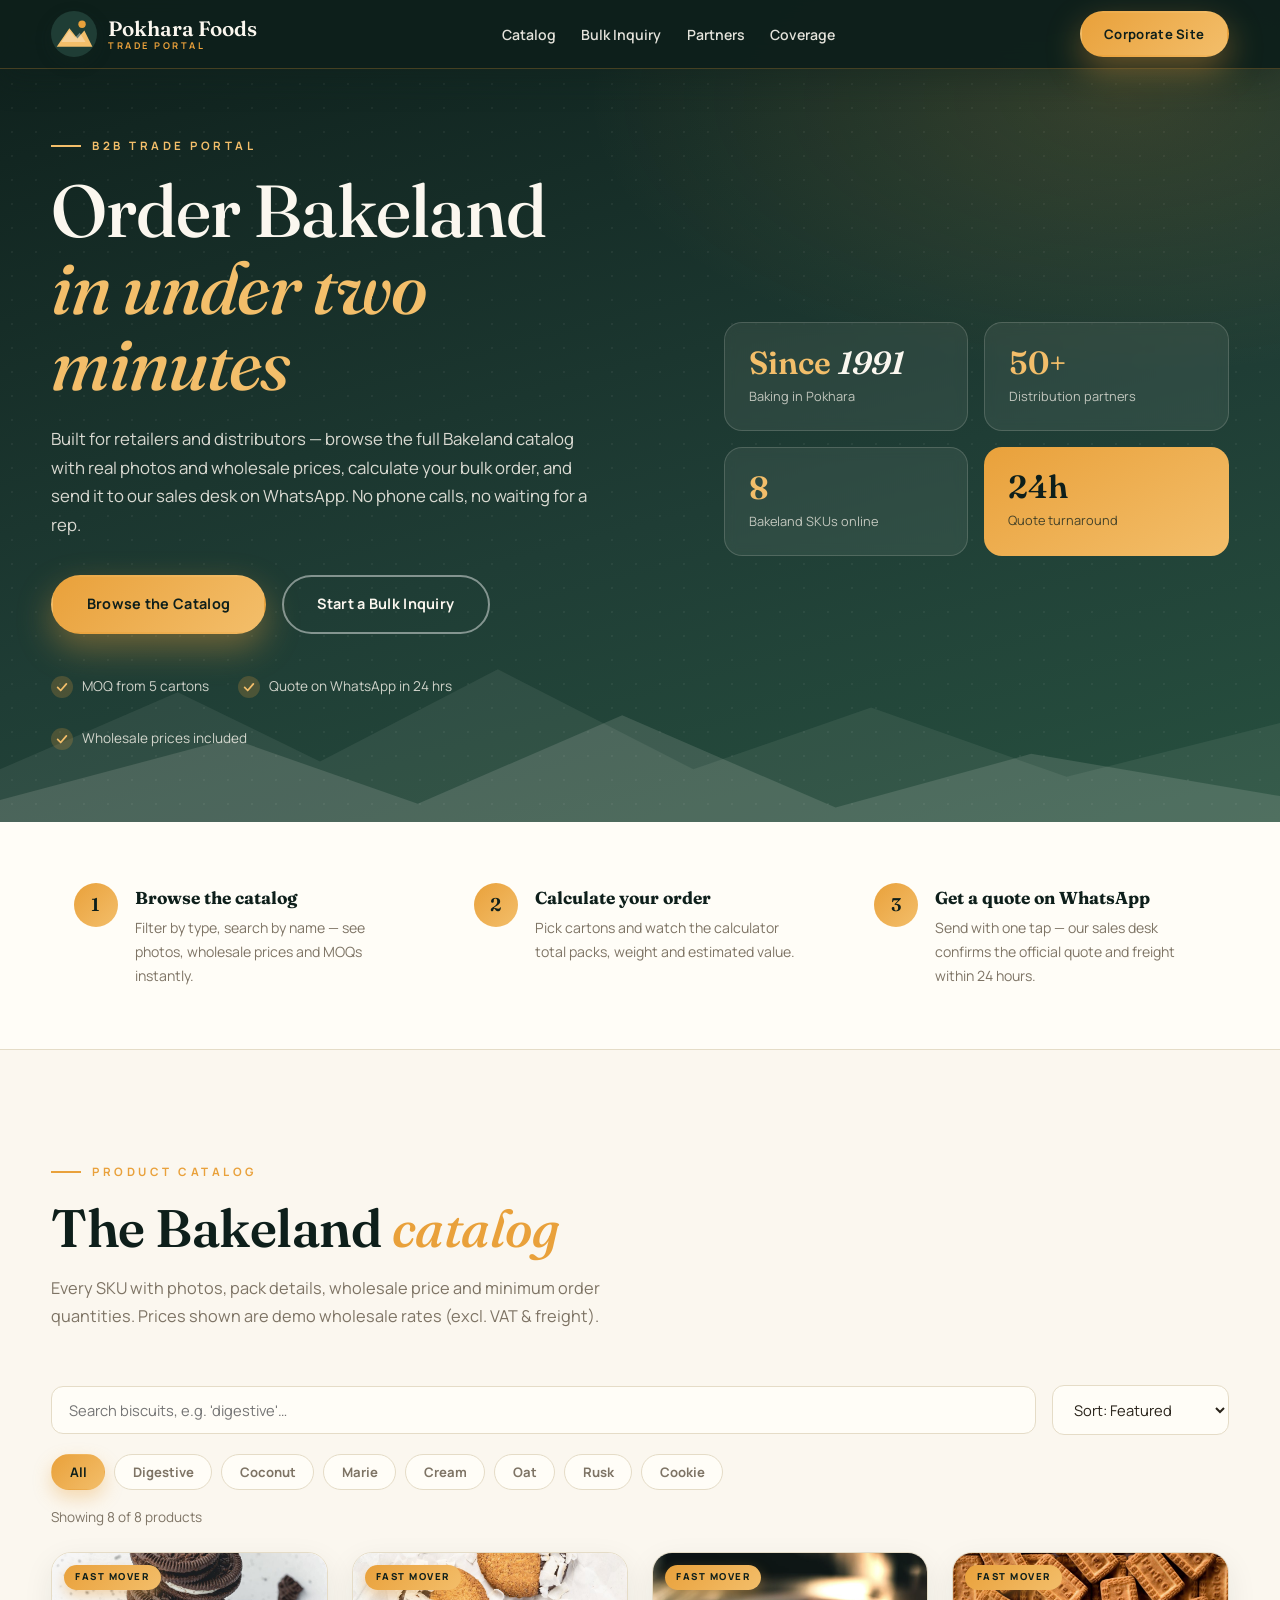
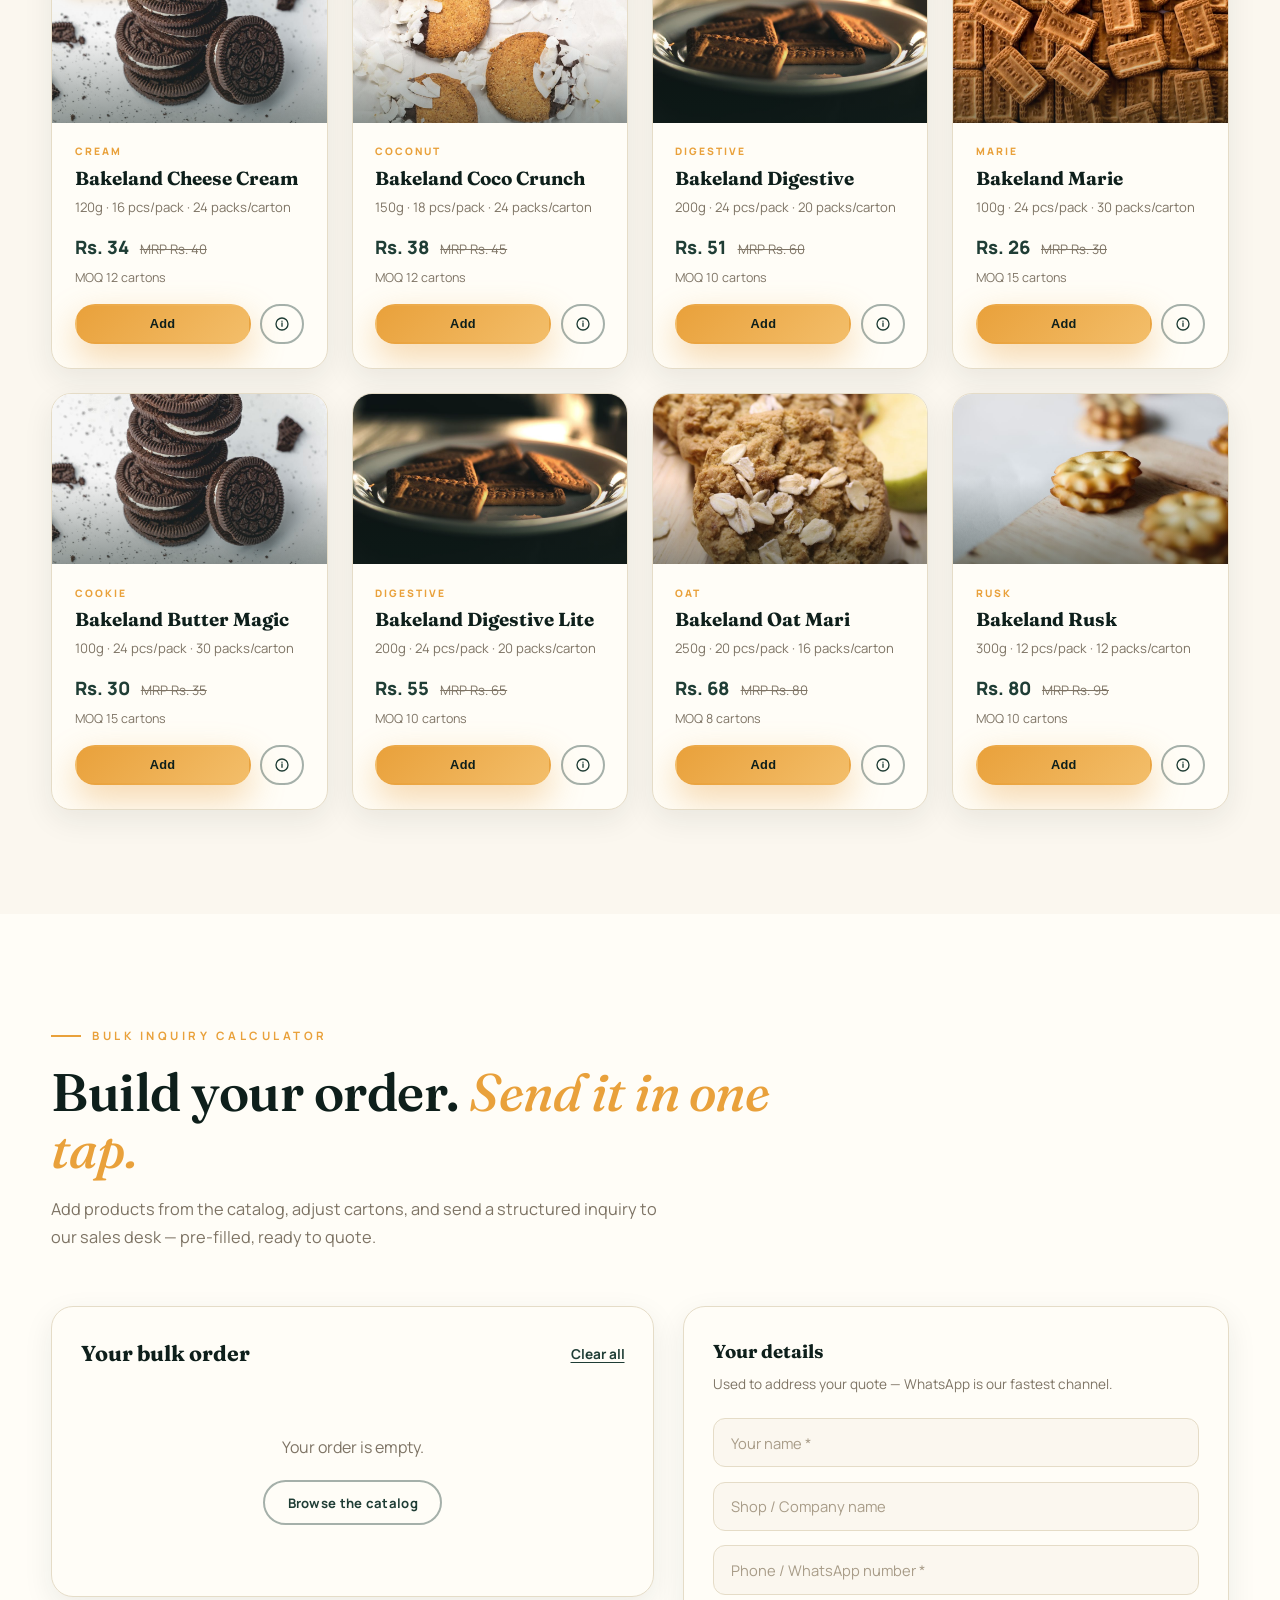
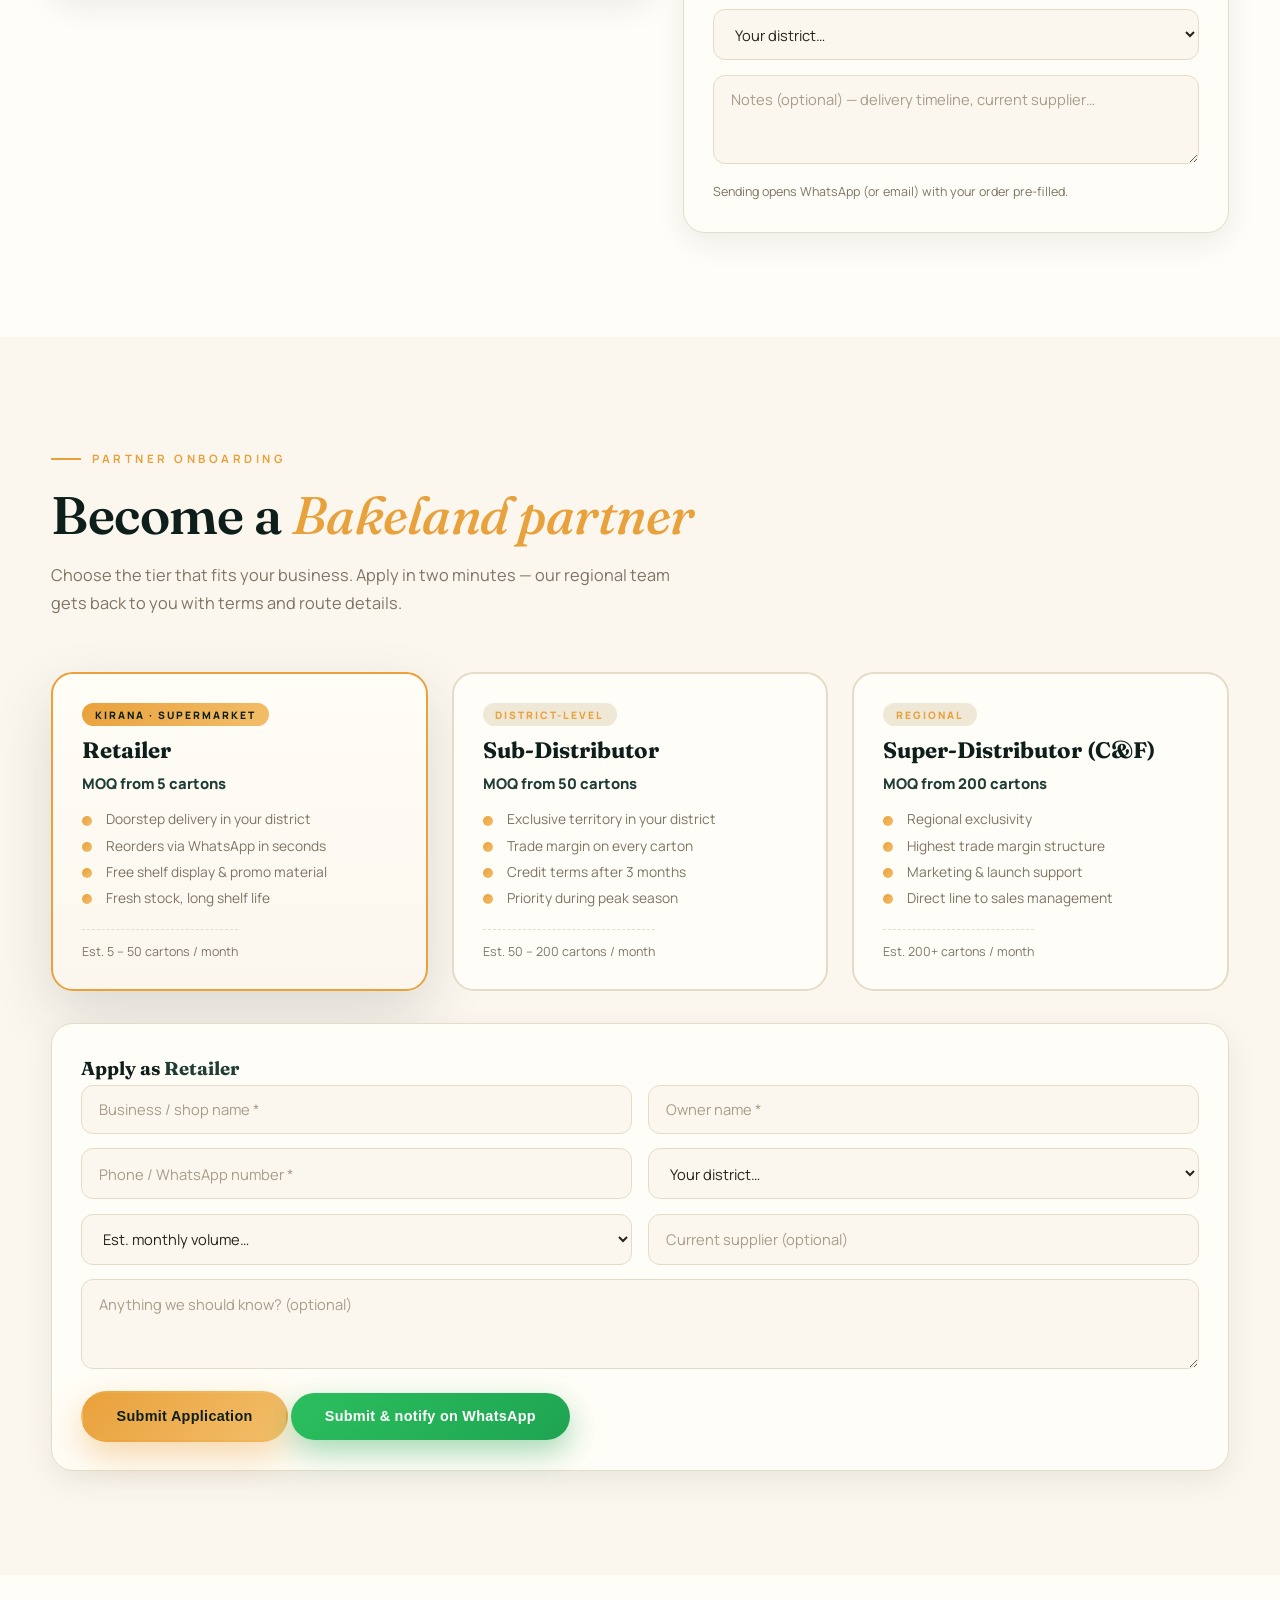
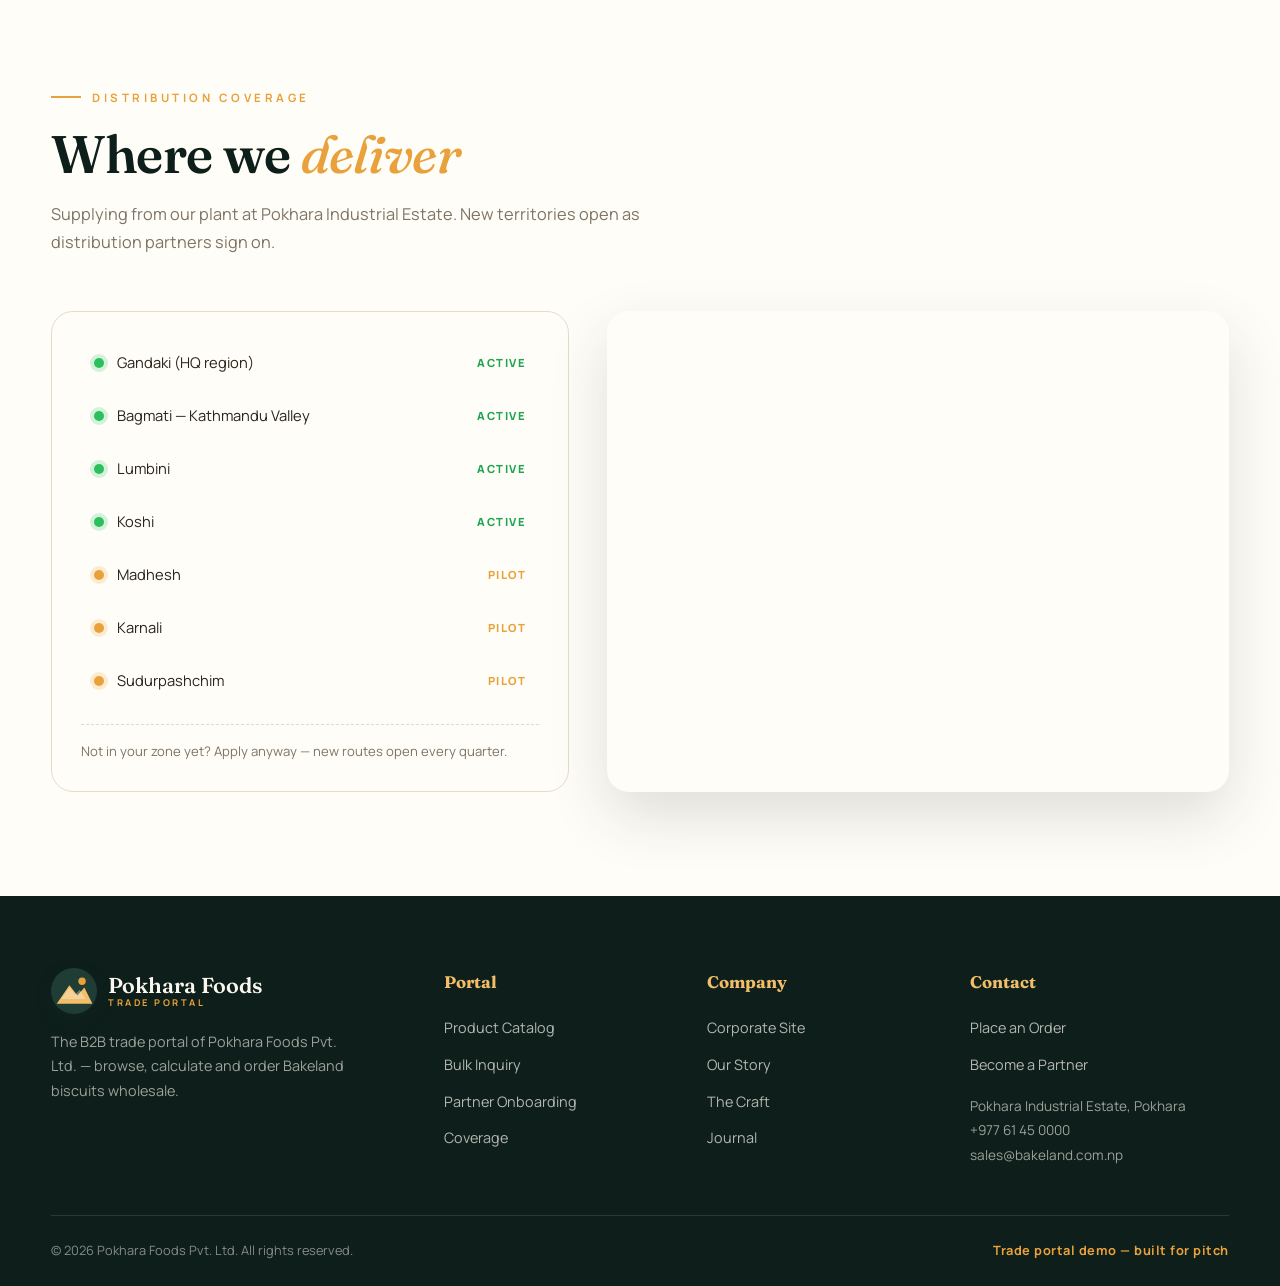
<file: portal.html>
<!DOCTYPE html>
<html lang="en">
<head>
  <meta charset="UTF-8" />
  <meta name="viewport" content="width=device-width, initial-scale=1.0" />
  <meta name="theme-color" content="#0e1f1b" />
  <title>Trade Portal | Pokhara Foods — Bakeland Wholesale</title>
  <meta name="description" content="Pokhara Foods B2B trade portal — browse the Bakeland biscuit catalog with real photos and wholesale prices, calculate bulk orders and get a quote on WhatsApp in under two minutes. Retailer & distributor onboarding." />
  <link rel="preconnect" href="https://fonts.googleapis.com" />
  <link rel="preconnect" href="https://fonts.gstatic.com" crossorigin />
  <link href="https://fonts.googleapis.com/css2?family=Fraunces:ital,opsz,wght@0,9..144,400;0,9..144,500;0,9..144,600;0,9..144,700;1,9..144,400;1,9..144,600&family=Manrope:wght@300;400;500;600;700;800&display=swap" rel="stylesheet" />
  <link rel="stylesheet" href="main.css" />
  <link rel="stylesheet" href="portal.css" />
</head>
<body>

  <!-- ================================================================
       NAVBAR
  ================================================================= -->
  <nav class="navbar portal-nav scrolled">
    <div class="container nav-inner">
      <a href="index.html" class="brand">
        <span class="brand-mark" aria-hidden="true">
          <svg viewBox="0 0 40 40" width="46" height="46">
            <path d="M5 31 L16 15 L23 24 L29 17 L36 31 Z" fill="#f3be6a"/>
            <circle cx="27" cy="11.5" r="3.2" fill="#e9a13b"/>
            <path d="M9 27 L16 17 L21 23 L25 19 L30 27 Z" fill="rgba(251,247,239,0.35)"/>
          </svg>
        </span>
        <span class="brand-text">Pokhara Foods<small>Trade Portal</small></span>
      </a>

      <ul class="nav-links" id="navLinks">
        <li><a href="#catalog">Catalog</a></li>
        <li><a href="#calculator">Bulk Inquiry <span class="cart-badge" id="cartBadge" hidden>0</span></a></li>
        <li><a href="#partners">Partners</a></li>
        <li><a href="#coverage">Coverage</a></li>
        <li class="nav-drawer-cta"><a href="index.html" class="btn btn-primary btn-sm nav-drawer-btn">Corporate Site</a></li>
      </ul>

      <a href="index.html" class="btn btn-primary btn-sm nav-cta">Corporate Site</a>

      <button class="hamburger" id="hamburger" aria-label="Toggle menu">
        <span></span><span></span><span></span>
      </button>
    </div>
  </nav>

  <!-- ================================================================
       HERO
  ================================================================= -->
  <header class="portal-hero">
    <svg class="hero-ridge" viewBox="0 0 1440 260" preserveAspectRatio="none" aria-hidden="true">
      <path fill="rgba(251,247,239,0.07)" d="M0,190 L200,90 L360,180 L560,60 L780,190 L980,110 L1200,200 L1440,130 L1440,260 L0,260 Z"/>
      <path fill="rgba(251,247,239,0.13)" d="M0,230 L260,150 L470,235 L700,120 L940,240 L1160,170 L1440,225 L1440,260 L0,260 Z"/>
    </svg>

    <div class="container portal-hero-inner">
      <div class="portal-hero-copy">
        <p class="eyebrow hero-eyebrow">B2B Trade Portal</p>
        <h1 class="hero-title">Order Bakeland<br /><em>in under two minutes</em></h1>
        <p class="hero-sub">
          Built for retailers and distributors — browse the full Bakeland catalog with
          real photos and wholesale prices, calculate your bulk order, and send it to
          our sales desk on WhatsApp. No phone calls, no waiting for a rep.
        </p>
        <div class="hero-actions">
          <a href="#catalog" class="btn btn-primary">Browse the Catalog</a>
          <a href="#calculator" class="btn btn-ghost">Start a Bulk Inquiry</a>
        </div>
        <ul class="hero-trust">
          <li><span class="tick"><svg viewBox="0 0 16 16" width="14" height="14"><path d="M3 8.5 6.5 12 13 4.5" fill="none" stroke="currentColor" stroke-width="2" stroke-linecap="round" stroke-linejoin="round"/></svg></span>MOQ from 5 cartons</li>
          <li><span class="tick"><svg viewBox="0 0 16 16" width="14" height="14"><path d="M3 8.5 6.5 12 13 4.5" fill="none" stroke="currentColor" stroke-width="2" stroke-linecap="round" stroke-linejoin="round"/></svg></span>Quote on WhatsApp in 24 hrs</li>
          <li><span class="tick"><svg viewBox="0 0 16 16" width="14" height="14"><path d="M3 8.5 6.5 12 13 4.5" fill="none" stroke="currentColor" stroke-width="2" stroke-linecap="round" stroke-linejoin="round"/></svg></span>Wholesale prices included</li>
        </ul>
      </div>

      <div class="p-stats">
        <div class="p-stat">
          <span class="p-stat-value">Since <em style="color:var(--ivory)">1991</em></span>
          <span class="p-stat-label">Baking in Pokhara</span>
        </div>
        <div class="p-stat">
          <span class="p-stat-value">50+</span>
          <span class="p-stat-label">Distribution partners</span>
        </div>
        <div class="p-stat">
          <span class="p-stat-value">8</span>
          <span class="p-stat-label">Bakeland SKUs online</span>
        </div>
        <div class="p-stat p-stat-accent">
          <span class="p-stat-value">24h</span>
          <span class="p-stat-label">Quote turnaround</span>
        </div>
      </div>
    </div>
  </header>

  <!-- ================================================================
       HOW IT WORKS
  ================================================================= -->
  <section class="how">
    <div class="container how-grid">
      <div class="how-step reveal">
        <span class="how-num">1</span>
        <div>
          <h4>Browse the catalog</h4>
          <p>Filter by type, search by name — see photos, wholesale prices and MOQs instantly.</p>
        </div>
      </div>
      <div class="how-step reveal">
        <span class="how-num">2</span>
        <div>
          <h4>Calculate your order</h4>
          <p>Pick cartons and watch the calculator total packs, weight and estimated value.</p>
        </div>
      </div>
      <div class="how-step reveal">
        <span class="how-num">3</span>
        <div>
          <h4>Get a quote on WhatsApp</h4>
          <p>Send with one tap — our sales desk confirms the official quote and freight within 24 hours.</p>
        </div>
      </div>
    </div>
  </section>

  <!-- ================================================================
       CATALOG
  ================================================================= -->
  <section class="section portal-section" id="catalog">
    <div class="container">
      <div class="section-head reveal">
        <p class="eyebrow">Product Catalog</p>
        <h2 class="section-title">The Bakeland <em>catalog</em></h2>
        <p class="section-sub">
          Every SKU with photos, pack details, wholesale price and minimum order quantities.
          Prices shown are demo wholesale rates (excl. VAT &amp; freight).
        </p>
      </div>

      <div class="catalog-tools reveal">
        <input type="search" id="searchInput" placeholder="Search biscuits, e.g. 'digestive'…" aria-label="Search products" />
        <select id="sortSelect" aria-label="Sort products">
          <option value="featured">Sort: Featured</option>
          <option value="price-asc">Price: Low → High</option>
          <option value="price-desc">Price: High → Low</option>
          <option value="name">Name: A → Z</option>
        </select>
      </div>

      <div class="chips" id="catChips" aria-label="Filter by category"></div>
      <p class="catalog-count" id="catalogCount" aria-live="polite"></p>

      <div class="catalog-grid" id="catalogGrid"></div>

      <div class="catalog-empty" id="catalogEmpty" hidden>
        <p>No products match your search.</p>
        <button class="btn btn-outline" id="resetFilters">Clear filters</button>
      </div>
    </div>
  </section>

  <!-- ================================================================
       BULK INQUIRY CALCULATOR
  ================================================================= -->
  <section class="section portal-section alt" id="calculator">
    <div class="container">
      <div class="section-head reveal">
        <p class="eyebrow">Bulk Inquiry Calculator</p>
        <h2 class="section-title">Build your order. <em>Send it in one tap.</em></h2>
        <p class="section-sub">
          Add products from the catalog, adjust cartons, and send a structured inquiry
          to our sales desk — pre-filled, ready to quote.
        </p>
      </div>

      <div class="inq-layout">
        <div class="inq-left reveal">
          <div class="panel">
            <div class="panel-head">
              <h3>Your bulk order</h3>
              <button type="button" class="link-btn" id="clearCart">Clear all</button>
            </div>

            <div class="cart-empty" id="cartEmpty">
              <p>Your order is empty.</p>
              <a href="#catalog" class="btn btn-outline btn-sm">Browse the catalog</a>
            </div>

            <div class="cart-lines" id="cartLines"></div>

            <div class="totals-card" id="totalsCard" hidden>
              <div class="totals-row"><span>Total cartons</span><strong id="totCartons">0</strong></div>
              <div class="totals-row"><span>Total packs</span><strong id="totPacks">0</strong></div>
              <div class="totals-row"><span>Est. weight</span><strong id="totWeight">0 kg</strong></div>
              <div class="totals-row totals-value"><span>Est. wholesale value</span><strong id="totValue">Rs. 0</strong></div>
              <p class="totals-note">Demo pricing — the official quote, including freight to your district, is confirmed by our sales desk.</p>
              <div class="totals-actions">
                <button type="button" class="btn wa-btn" id="btnWa">Send Inquiry on WhatsApp</button>
                <button type="button" class="btn btn-outline" id="btnEmail">Send via Email</button>
              </div>
            </div>
          </div>
        </div>

        <div class="inq-right reveal">
          <form class="panel p-form" id="inquiryForm" onsubmit="return false;">
            <h3 style="font-family:'Fraunces',serif; color:var(--pine-deep); margin-bottom:0.3rem">Your details</h3>
            <p class="form-note">Used to address your quote — WhatsApp is our fastest channel.</p>
            <input type="text" id="inqName" placeholder="Your name *" required />
            <input type="text" id="inqCompany" placeholder="Shop / Company name" />
            <input type="tel" id="inqPhone" placeholder="Phone / WhatsApp number *" required />
            <select id="inqDistrict" aria-label="Your district">
              <option value="">Your district…</option>
            </select>
            <textarea rows="3" id="inqNote" placeholder="Notes (optional) — delivery timeline, current supplier…"></textarea>
            <p class="form-hint">Sending opens WhatsApp (or email) with your order pre-filled.</p>
          </form>

          <div class="panel confirm-card" id="confirmPanel" hidden>
            <span class="confirm-check" aria-hidden="true">
              <svg viewBox="0 0 24 24" width="30" height="30"><path d="M5 12.5 10 17.5 19 7" fill="none" stroke="currentColor" stroke-width="2.4" stroke-linecap="round" stroke-linejoin="round"/></svg>
            </span>
            <h3>Inquiry received!</h3>
            <p>Reference <strong id="confirmRef">PF-000000</strong> — our sales desk will confirm your official quote and freight within 24 hours (working days).</p>
            <ul id="confirmSummary" class="confirm-summary"></ul>
            <button type="button" class="btn btn-primary" id="newInquiry">Start a new inquiry</button>
          </div>
        </div>
      </div>
    </div>
  </section>

  <!-- ================================================================
       PARTNERS
  ================================================================= -->
  <section class="section portal-section" id="partners">
    <div class="container">
      <div class="section-head reveal">
        <p class="eyebrow">Partner Onboarding</p>
        <h2 class="section-title">Become a <em>Bakeland partner</em></h2>
        <p class="section-sub">
          Choose the tier that fits your business. Apply in two minutes — our regional
          team gets back to you with terms and route details.
        </p>
      </div>

      <div class="tiers" id="tierCards">
        <button type="button" class="tier reveal" data-tier="retailer">
          <span class="tier-tag">Kirana · Supermarket</span>
          <h3>Retailer</h3>
          <p class="tier-moq">MOQ from 5 cartons</p>
          <ul class="tier-benefits">
            <li>Doorstep delivery in your district</li>
            <li>Reorders via WhatsApp in seconds</li>
            <li>Free shelf display &amp; promo material</li>
            <li>Fresh stock, long shelf life</li>
          </ul>
          <span class="tier-vol">Est. 5 – 50 cartons / month</span>
        </button>

        <button type="button" class="tier reveal" data-tier="sub">
          <span class="tier-tag">District-level</span>
          <h3>Sub-Distributor</h3>
          <p class="tier-moq">MOQ from 50 cartons</p>
          <ul class="tier-benefits">
            <li>Exclusive territory in your district</li>
            <li>Trade margin on every carton</li>
            <li>Credit terms after 3 months</li>
            <li>Priority during peak season</li>
          </ul>
          <span class="tier-vol">Est. 50 – 200 cartons / month</span>
        </button>

        <button type="button" class="tier reveal" data-tier="cnf">
          <span class="tier-tag">Regional</span>
          <h3>Super-Distributor (C&amp;F)</h3>
          <p class="tier-moq">MOQ from 200 cartons</p>
          <ul class="tier-benefits">
            <li>Regional exclusivity</li>
            <li>Highest trade margin structure</li>
            <li>Marketing &amp; launch support</li>
            <li>Direct line to sales management</li>
          </ul>
          <span class="tier-vol">Est. 200+ cartons / month</span>
        </button>
      </div>

      <form class="panel p-form partner-form reveal" id="partnerForm" onsubmit="return false;">
        <h3 style="font-family:'Fraunces',serif; color:var(--pine-deep)">Apply as <span class="tier-label" id="tierLabel">Retailer</span></h3>
        <div class="form-row">
          <input type="text" id="partBusiness" placeholder="Business / shop name *" required />
          <input type="text" id="partOwner" placeholder="Owner name *" required />
        </div>
        <div class="form-row">
          <input type="tel" id="partPhone" placeholder="Phone / WhatsApp number *" required />
          <select id="partDistrict" aria-label="Your district">
            <option value="">Your district…</option>
          </select>
        </div>
        <div class="form-row">
          <select id="partVolume" aria-label="Estimated monthly volume">
            <option value="">Est. monthly volume…</option>
            <option>Under 5 cartons</option>
            <option>5 – 20 cartons</option>
            <option>20 – 50 cartons</option>
            <option>50 – 200 cartons</option>
            <option>200+ cartons</option>
          </select>
          <input type="text" id="partSupplier" placeholder="Current supplier (optional)" />
        </div>
        <textarea rows="3" id="partNote" placeholder="Anything we should know? (optional)"></textarea>
        <div class="form-actions">
          <button type="submit" class="btn btn-primary" id="btnApply">Submit Application</button>
          <button type="button" class="btn wa-btn" id="btnApplyWa">Submit &amp; notify on WhatsApp</button>
        </div>

        <div class="confirm-card mini" id="partnerConfirm" hidden>
          <span class="confirm-check" aria-hidden="true">
            <svg viewBox="0 0 24 24" width="26" height="26"><path d="M5 12.5 10 17.5 19 7" fill="none" stroke="currentColor" stroke-width="2.4" stroke-linecap="round" stroke-linejoin="round"/></svg>
          </span>
          <p>Application received! Reference <strong id="partnerRef">PF-000000</strong> — our regional team will contact you within 2 working days.</p>
        </div>
      </form>
    </div>
  </section>

  <!-- ================================================================
       COVERAGE
  ================================================================= -->
  <section class="section portal-section alt" id="coverage">
    <div class="container">
      <div class="section-head reveal">
        <p class="eyebrow">Distribution Coverage</p>
        <h2 class="section-title">Where we <em>deliver</em></h2>
        <p class="section-sub">
          Supplying from our plant at Pokhara Industrial Estate. New territories open as
          distribution partners sign on.
        </p>
      </div>

      <div class="coverage-grid">
        <div class="zone-list reveal">
          <div class="zone-item"><span class="zone-dot active"></span><span>Gandaki (HQ region)</span><span class="zone-status on">Active</span></div>
          <div class="zone-item"><span class="zone-dot active"></span><span>Bagmati — Kathmandu Valley</span><span class="zone-status on">Active</span></div>
          <div class="zone-item"><span class="zone-dot active"></span><span>Lumbini</span><span class="zone-status on">Active</span></div>
          <div class="zone-item"><span class="zone-dot active"></span><span>Koshi</span><span class="zone-status on">Active</span></div>
          <div class="zone-item"><span class="zone-dot pilot"></span><span>Madhesh</span><span class="zone-status pilot">Pilot</span></div>
          <div class="zone-item"><span class="zone-dot pilot"></span><span>Karnali</span><span class="zone-status pilot">Pilot</span></div>
          <div class="zone-item"><span class="zone-dot pilot"></span><span>Sudurpashchim</span><span class="zone-status pilot">Pilot</span></div>
          <p class="zone-note">Not in your zone yet? Apply anyway — new routes open every quarter.</p>
        </div>

        <div class="coverage-map reveal">
          <iframe
            src="https://www.google.com/maps?q=Pokhara+Industrial+Estate,+Pokhara,+Nepal&output=embed"
            title="Pokhara Foods plant — Pokhara Industrial Estate"
            loading="lazy"
            referrerpolicy="no-referrer-when-downgrade"
            allowfullscreen></iframe>
        </div>
      </div>
    </div>
  </section>

  <!-- ================================================================
       FOOTER
  ================================================================= -->
  <footer class="footer">
    <div class="container footer-top">
      <div class="footer-brand">
        <a href="index.html" class="brand">
          <span class="brand-mark" aria-hidden="true">
            <svg viewBox="0 0 40 40" width="46" height="46">
              <path d="M5 31 L16 15 L23 24 L29 17 L36 31 Z" fill="#f3be6a"/>
              <circle cx="27" cy="11.5" r="3.2" fill="#e9a13b"/>
              <path d="M9 27 L16 17 L21 23 L25 19 L30 27 Z" fill="rgba(251,247,239,0.35)"/>
            </svg>
          </span>
          <span class="brand-text">Pokhara Foods<small>Trade Portal</small></span>
        </a>
        <p class="footer-desc">
          The B2B trade portal of Pokhara Foods Pvt. Ltd. — browse, calculate and order
          Bakeland biscuits wholesale.
        </p>
      </div>

      <div class="footer-col">
        <h4>Portal</h4>
        <ul>
          <li><a href="#catalog">Product Catalog</a></li>
          <li><a href="#calculator">Bulk Inquiry</a></li>
          <li><a href="#partners">Partner Onboarding</a></li>
          <li><a href="#coverage">Coverage</a></li>
        </ul>
      </div>

      <div class="footer-col">
        <h4>Company</h4>
        <ul>
          <li><a href="index.html">Corporate Site</a></li>
          <li><a href="index.html#story">Our Story</a></li>
          <li><a href="index.html#craft">The Craft</a></li>
          <li><a href="index.html#journal">Journal</a></li>
        </ul>
      </div>

      <div class="footer-col">
        <h4>Contact</h4>
        <ul>
          <li><a href="#calculator">Place an Order</a></li>
          <li><a href="#partners">Become a Partner</a></li>
        </ul>
        <p class="footer-contact">Pokhara Industrial Estate, Pokhara<br />+977 61 45 0000<br />sales@bakeland.com.np</p>
      </div>
    </div>

    <div class="container footer-bottom">
      <p>&copy; <span id="year">2026</span> Pokhara Foods Pvt. Ltd. All rights reserved.</p>
      <p class="footer-note">Trade portal demo — built for pitch</p>
    </div>
  </footer>

  <!-- ================================================================
       MODAL — product details
  ================================================================= -->
  <div class="modal" id="productModal" hidden>
    <div class="modal-card" id="modalCard" role="dialog" aria-modal="true" aria-label="Product details"></div>
  </div>

  <!-- ================================================================
       TOAST
  ================================================================= -->
  <div class="toast" id="toast" role="status" hidden></div>

  <script src="portal.js"></script>
</body>
</html>
</file>
<file: main.css>
/* ============================================================
   POKHARA FOODS — Modern Artisan
   Editorial serif · forest green + saffron + ivory
   Fresh design, zero reference to legacy files
   ============================================================ */

:root {
  --pine: #1f3d35;
  --pine-2: #17302a;
  --pine-deep: #0e1f1b;
  --saffron: #e9a13b;
  --saffron-2: #f3be6a;
  --ivory: #fbf7ef;
  --paper: #fffdf7;
  --sand: #f0e8d7;
  --ink: #29231a;
  --muted: #7e7465;
  --line: #e5dcc7;
  --shadow-sm: 0 10px 30px rgba(20, 40, 35, 0.08);
  --shadow: 0 24px 60px rgba(20, 40, 35, 0.14);
  --shadow-lg: 0 40px 90px rgba(14, 31, 27, 0.22);
  --radius: 20px;
}

* { margin: 0; padding: 0; box-sizing: border-box; }

html { scroll-behavior: smooth; }

body {
  font-family: 'Manrope', sans-serif;
  color: var(--ink);
  background: var(--ivory);
  line-height: 1.7;
  overflow-x: hidden;
  -webkit-font-smoothing: antialiased;
}

.container { width: min(1200px, 92%); margin: 0 auto; }
a { text-decoration: none; color: inherit; }
ul { list-style: none; }
img { display: block; max-width: 100%; }
em { font-style: italic; }

a, button, input, select, textarea { -webkit-tap-highlight-color: transparent; }
a, button { touch-action: manipulation; }
a:focus-visible, button:focus-visible,
input:focus-visible, select:focus-visible, textarea:focus-visible {
  outline: 2px solid var(--saffron);
  outline-offset: 2px;
}

.section { padding: 6.5rem 0; }

/* ---------- Type ---------- */
.eyebrow {
  display: inline-flex;
  align-items: center;
  gap: 0.7rem;
  text-transform: uppercase;
  letter-spacing: 3.5px;
  font-size: 0.72rem;
  font-weight: 700;
  color: var(--saffron);
  margin-bottom: 1.1rem;
}
.eyebrow::before { content: ""; width: 30px; height: 2px; background: var(--saffron); }
.eyebrow.center::after { content: ""; width: 30px; height: 2px; background: var(--saffron); }

.section-title {
  font-family: 'Fraunces', serif;
  font-size: clamp(2.1rem, 4.6vw, 3.3rem);
  font-weight: 600;
  line-height: 1.08;
  letter-spacing: -0.5px;
  color: var(--pine-deep);
  margin-bottom: 1.2rem;
}
.section-title em { color: var(--saffron); font-weight: 500; }
.section-head { max-width: 760px; margin-bottom: 3.4rem; }
.section-head.center { margin: 0 auto 3.4rem; text-align: center; }
.section-head.center .eyebrow { justify-content: center; }
.section-sub { color: var(--muted); font-weight: 400; font-size: 1.02rem; max-width: 620px; }
.section-head.center .section-sub { margin: 0 auto; }

/* ---------- Buttons ---------- */
.btn {
  display: inline-flex;
  align-items: center;
  justify-content: center;
  gap: 0.5rem;
  padding: 0.95rem 2.1rem;
  border-radius: 999px;
  font-weight: 700;
  font-size: 0.9rem;
  letter-spacing: 0.3px;
  border: 2px solid transparent;
  cursor: pointer;
  transition: transform 0.25s ease, box-shadow 0.25s ease, background 0.25s ease, color 0.25s ease, border-color 0.25s ease;
}
.btn-primary { background: linear-gradient(135deg, var(--saffron), var(--saffron-2)); color: var(--pine-deep); box-shadow: 0 14px 34px rgba(233, 161, 59, 0.4); }
.btn-primary:hover { transform: translateY(-3px); box-shadow: 0 20px 44px rgba(233, 161, 59, 0.5); }
.btn-dark { background: var(--pine); color: var(--ivory); }
.btn-dark:hover { transform: translateY(-3px); background: var(--pine-2); box-shadow: var(--shadow-sm); }
.btn-outline { background: transparent; color: var(--pine); border-color: rgba(31, 61, 53, 0.4); }
.btn-outline:hover { background: var(--pine); color: var(--ivory); transform: translateY(-2px); }
.btn-ghost { background: transparent; color: var(--ivory); border-color: rgba(255, 255, 255, 0.45); }
.btn-ghost:hover { background: rgba(255, 255, 255, 0.12); transform: translateY(-2px); }
.btn-sm { padding: 0.6rem 1.4rem; font-size: 0.82rem; }

/* ---------- Cards ---------- */
.card {
  background: var(--paper);
  border: 1px solid var(--line);
  border-radius: var(--radius);
  box-shadow: var(--shadow-sm);
  transition: transform 0.35s ease, box-shadow 0.35s ease;
}
.card:hover { transform: translateY(-8px); box-shadow: var(--shadow); }

/* ---------- Arch photos ---------- */
.arch {
  border-radius: 999px 999px 22px 22px;
  overflow: hidden;
}
.arch img { width: 100%; height: 100%; object-fit: cover; }

/* ============================================================
   NAVBAR
   ============================================================ */
.navbar {
  position: fixed;
  top: 0; left: 0; right: 0;
  z-index: 100;
  padding: 1.2rem 0;
  transition: background 0.35s ease, padding 0.35s ease, box-shadow 0.35s ease;
}
.navbar.scrolled {
  background: rgba(251, 247, 239, 0.94);
  backdrop-filter: blur(14px);
  padding: 0.7rem 0;
  box-shadow: 0 8px 30px rgba(20, 40, 35, 0.1);
  border-bottom: 1px solid var(--line);
}
.nav-inner { display: flex; align-items: center; justify-content: space-between; gap: 1.2rem; }

.brand { display: flex; align-items: center; gap: 0.7rem; }
.brand-mark {
  width: 46px; height: 46px;
  display: grid; place-items: center;
  background: var(--pine);
  border-radius: 50%;
  box-shadow: 0 6px 16px rgba(20, 40, 35, 0.3);
}
.brand-mark svg { display: block; }
.brand-text { font-family: 'Fraunces', serif; font-size: 1.3rem; font-weight: 600; color: var(--pine-deep); line-height: 1.1; }
.navbar:not(.scrolled) .brand-text { color: var(--ivory); }
.brand-text small { display: block; font-family: 'Manrope', sans-serif; font-size: 0.58rem; letter-spacing: 2.5px; text-transform: uppercase; color: var(--saffron); font-weight: 700; }

.nav-links { display: flex; gap: 1.6rem; }
.nav-links a {
  color: var(--pine-2);
  font-size: 0.88rem;
  font-weight: 600;
  position: relative;
  padding: 0.25rem 0;
  white-space: nowrap;
}
.navbar:not(.scrolled) .nav-links a { color: rgba(251, 247, 239, 0.9); }
.nav-links a::after {
  content: "";
  position: absolute;
  left: 0; bottom: -3px;
  height: 2px; width: 0;
  background: var(--saffron);
  transition: width 0.3s ease;
}
.nav-links a:hover::after { width: 100%; }

/* CTA that lives inside the mobile drawer (hidden on desktop) */
.nav-drawer-cta { display: none; }
.nav-drawer-btn { justify-content: center; width: 100%; }

.hamburger {
  display: none;
  flex-direction: column;
  align-items: center;
  justify-content: center;
  gap: 5px;
  background: none;
  border: none;
  cursor: pointer;
  padding: 10px;
  min-width: 46px;
  min-height: 46px;
  margin-right: -8px;
  z-index: 110;
}
.hamburger span { width: 26px; height: 2.5px; background: var(--pine-deep); border-radius: 3px; transition: transform 0.3s ease, opacity 0.3s ease; }
.navbar:not(.scrolled) .hamburger span { background: var(--ivory); }
.hamburger.open span:nth-child(1) { transform: translateY(7.5px) rotate(45deg); }
.hamburger.open span:nth-child(2) { opacity: 0; }
.hamburger.open span:nth-child(3) { transform: translateY(-7.5px) rotate(-45deg); }

/* ============================================================
   HERO
   ============================================================ */
.hero {
  position: relative;
  min-height: 100vh;
  min-height: 100dvh;
  display: flex;
  align-items: center;
  overflow: hidden;
  background:
    radial-gradient(1000px 500px at 85% 20%, rgba(233, 161, 59, 0.12), transparent 60%),
    radial-gradient(rgba(31, 61, 53, 0.06) 1px, transparent 1.4px),
    linear-gradient(165deg, var(--pine-deep) 0%, var(--pine) 55%, #26473e 100%);
  background-size: auto, 24px 24px, auto;
  padding: 8rem 0 5rem;
}
.hero-ridge {
  position: absolute;
  left: 0; right: 0; bottom: -1px;
  width: 100%;
  height: 260px;
  pointer-events: none;
  z-index: 1;
}
.hero-inner {
  position: relative;
  z-index: 2;
  display: grid;
  grid-template-columns: 1.05fr 0.95fr;
  gap: 3.5rem;
  align-items: center;
}
.hero-eyebrow { color: var(--saffron-2); }
.hero-eyebrow::before { background: var(--saffron-2); }
.hero-title {
  font-family: 'Fraunces', serif;
  font-size: clamp(2.7rem, 6.2vw, 4.6rem);
  font-weight: 500;
  line-height: 1.04;
  letter-spacing: -1px;
  color: var(--ivory);
  margin-bottom: 1.4rem;
}
.hero-title em { color: var(--saffron-2); }
.hero-sub { max-width: 540px; color: rgba(251, 247, 239, 0.85); font-weight: 400; font-size: 1.05rem; margin-bottom: 2.2rem; }
.hero-actions { display: flex; gap: 1rem; flex-wrap: wrap; margin-bottom: 2.6rem; }
.hero-trust { display: flex; gap: 1.8rem; flex-wrap: wrap; }
.hero-trust li { display: flex; align-items: center; gap: 0.55rem; font-size: 0.85rem; color: rgba(251, 247, 239, 0.8); }
.hero-trust .tick {
  width: 22px; height: 22px;
  display: grid; place-items: center;
  border-radius: 50%;
  background: rgba(233, 161, 59, 0.22);
  color: var(--saffron-2);
}
.hero-trust .tick svg { display: block; }

/* hero collage */
.hero-collage { position: relative; height: 560px; }
.hero-main {
  position: absolute;
  top: 0; left: 0;
  width: 78%;
  height: 78%;
  box-shadow: var(--shadow-lg);
  border: 6px solid rgba(251, 247, 239, 0.12);
}
.hero-main img { width: 100%; height: 100%; object-fit: cover; filter: saturate(0.9) sepia(0.08); }

.hero-float {
  position: absolute;
  background: var(--ivory);
  border-radius: 16px;
  box-shadow: var(--shadow);
  padding: 0.9rem 1.1rem;
  display: flex;
  align-items: center;
  gap: 0.8rem;
  animation: bob 6s ease-in-out infinite;
}
.hero-float img { width: 56px; height: 56px; border-radius: 12px; object-fit: cover; }
.hero-float strong { display: block; font-size: 0.9rem; color: var(--pine-deep); line-height: 1.25; }
.hero-float span { font-size: 0.72rem; color: var(--muted); }
.hero-float-a { bottom: 6%; right: 2%; animation-delay: 0.5s; }
.hero-float-b { top: 8%; right: -2%; animation-delay: 1.6s; }
.hero-seal {
  position: absolute;
  bottom: 16%; left: -2%;
  width: 118px; height: 118px;
  border-radius: 50%;
  display: grid; place-items: center;
  background: linear-gradient(140deg, var(--saffron), var(--saffron-2));
  color: var(--pine-deep);
  font-family: 'Fraunces', serif;
  font-size: 1.05rem;
  text-align: center;
  line-height: 1.15;
  box-shadow: var(--shadow);
  transform: rotate(-8deg);
}
.hero-seal small { display: block; font-family: 'Manrope', sans-serif; font-size: 0.6rem; font-weight: 800; letter-spacing: 2px; text-transform: uppercase; }

@keyframes bob { 0%, 100% { transform: translateY(0); } 50% { transform: translateY(-14px); } }

/* ============================================================
   TICKER
   ============================================================ */
.ticker {
  background: var(--saffron);
  overflow: hidden;
  padding: 0.85rem 0;
  border-top: 1px solid rgba(14, 31, 27, 0.15);
  border-bottom: 1px solid rgba(14, 31, 27, 0.15);
}
.ticker-track { display: flex; gap: 3rem; width: max-content; animation: tick 30s linear infinite; }
.ticker-track span { font-size: 0.8rem; font-weight: 800; letter-spacing: 3px; text-transform: uppercase; color: var(--pine-deep); white-space: nowrap; }
@keyframes tick { to { transform: translateX(-50%); } }

/* ============================================================
   STORY
   ============================================================ */
.story {
  position: relative;
  overflow: hidden;
  background: linear-gradient(75deg, rgba(31, 61, 53, 0.5) 0%, rgba(23, 48, 42, 0.66) 45%, rgba(14, 31, 27, 0.85) 100%);
}
/* image `y` — field background with a slow, subtle drift */
.story::before {
  content: "";
  position: absolute;
  inset: -8%;
  z-index: 0;
  background: url("y") center / cover no-repeat;
  will-change: transform;
  animation: storyDrift 22s ease-in-out infinite;
}
/* pine scrim sits above the moving image so text always stays readable */
.story::after {
  content: "";
  position: absolute;
  inset: 0;
  z-index: 1;
  pointer-events: none;
  background: linear-gradient(75deg, rgba(31, 61, 53, 0.5) 0%, rgba(23, 48, 42, 0.66) 45%, rgba(14, 31, 27, 0.85) 100%);
}
@keyframes storyDrift {
  0%   { transform: scale(1.08) translate(0, 0); }
  33%  { transform: scale(1.17) translate(-3.5%, -2.5%); }
  66%  { transform: scale(1.17) translate(3.5%, 2%); }
  100% { transform: scale(1.08) translate(0, 0); }
}
@media (prefers-reduced-motion: reduce) {
  .story::before { animation: none; }
}
.story-grid { position: relative; z-index: 2; display: grid; grid-template-columns: 1fr 1fr; gap: 4.5rem; align-items: center; }
.story-media { position: relative; }
.story-photo-a {
  width: 74%;
  aspect-ratio: 4 / 5;
  box-shadow: var(--shadow);
}
.story-photo-a img { width: 100%; height: 100%; object-fit: cover; }
.story-photo-b {
  position: absolute;
  right: 0; bottom: -14%;
  width: 46%;
  aspect-ratio: 1 / 1.05;
  border: 8px solid var(--ivory);
  box-shadow: var(--shadow);
}
.story-photo-b img { width: 100%; height: 100%; object-fit: cover; }
.story-tag {
  position: absolute;
  top: 20px; right: 4%;
  background: var(--pine);
  color: var(--saffron-2);
  border-radius: 999px;
  padding: 0.55rem 1.1rem;
  font-size: 0.72rem;
  font-weight: 800;
  letter-spacing: 2px;
  text-transform: uppercase;
  box-shadow: var(--shadow-sm);
}
.story-text p { color: var(--muted); margin-bottom: 1.2rem; }
.story-text .lead { color: var(--ink); font-size: 1.06rem; }
.pullquote {
  font-family: 'Fraunces', serif;
  font-size: 1.5rem;
  line-height: 1.4;
  color: var(--pine-deep);
  border-left: 3px solid var(--saffron);
  padding-left: 1.4rem;
  margin: 1.8rem 0;
}
.pullquote em { color: var(--saffron); }

.timeline { display: grid; gap: 0.7rem; margin-top: 1.6rem; }
.timeline li { display: flex; gap: 1rem; align-items: baseline; font-size: 0.92rem; }
.timeline b { font-family: 'Fraunces', serif; color: var(--saffron); font-size: 1.05rem; min-width: 66px; }
.timeline span { color: var(--muted); }

/* ============================================================
   STORY — words matched to the field background (image `y`)
   ============================================================ */
.story .eyebrow { color: var(--saffron-2); }
.story .eyebrow::before { background: var(--saffron-2); }
.story .section-title { color: var(--ivory); }
.story .section-title em { color: var(--saffron-2); font-style: italic; }
.story .story-text p { color: rgba(251, 247, 239, 0.86); }
.story .story-text .lead { color: rgba(251, 247, 239, 0.95); }
.story .timeline b { color: var(--saffron-2); }
.story .timeline span { color: rgba(251, 247, 239, 0.9); }
.story .pullquote {
  background: rgba(251, 247, 239, 0.07);
  border: 1px solid rgba(243, 190, 106, 0.32);
  border-left: 3px solid var(--saffron-2);
  color: var(--ivory);
}
.story .pullquote em { color: var(--saffron-2); }

/* ============================================================
   CRAFT — FIELD TO FAMILY (wheat-field video background)
   ============================================================ */
.craft {
  position: relative;
  overflow: hidden;
  background: var(--paper); /* fallback while the video loads */
}
/* full-section background video — stays behind everything */
.craft-video {
  position: absolute;
  inset: 0;
  width: 100%;
  height: 100%;
  object-fit: cover;
  object-position: center;
  z-index: 0;
  pointer-events: none;
}
/* subtle warm/dark overlay — readable content, sunset & wheat still visible */
.craft::after {
  content: "";
  position: absolute;
  inset: 0;
  z-index: 1;
  pointer-events: none;
  background:
    radial-gradient(900px 500px at 78% 10%, rgba(243, 190, 106, 0.24), transparent 62%),
    linear-gradient(180deg, rgba(34, 34, 24, 0.42) 0%, rgba(34, 32, 22, 0.2) 45%, rgba(28, 32, 24, 0.44) 100%);
}
.craft .container { position: relative; z-index: 2; }
.craft .eyebrow { color: var(--saffron-2); text-shadow: 0 1px 12px rgba(14, 31, 27, 0.55); }
.craft .section-title { color: var(--pine-deep); text-shadow: 0 2px 22px rgba(255, 236, 190, 0.4); }
.craft .section-title em { color: var(--saffron-2); }
.craft .section-sub { color: rgba(24, 34, 28, 0.88); }

/* compact two-column arrangement — the video stays visible in the gaps */
.craft-steps {
  display: grid;
  grid-template-columns: 1fr 1fr;
  gap: 1.5rem 2rem;
}
/* warm frosted-glass cards — the sunset/video glow shows through */
.craft-step {
  display: grid;
  grid-template-columns: 92px 1fr;
  gap: 1.1rem;
  align-items: center;
  background: linear-gradient(135deg, rgba(255, 248, 230, 0.42), rgba(255, 236, 204, 0.26));
  border: 1px solid rgba(255, 244, 220, 0.5);
  border-radius: 16px;
  padding: 0.95rem 1.15rem;
  backdrop-filter: blur(14px) saturate(150%);
  -webkit-backdrop-filter: blur(14px) saturate(150%);
  box-shadow: 0 12px 34px rgba(40, 24, 8, 0.16);
  transition: transform 0.3s ease, box-shadow 0.3s ease;
}
/* fifth step floats centered, leaving the video visible on both sides */
.craft-step:last-child {
  grid-column: 1 / -1;
  max-width: calc(50% - 1rem);
  margin: 0 auto;
}
.craft-step:hover { transform: translateX(8px); box-shadow: 0 20px 48px rgba(40, 24, 8, 0.24); }
.craft-step .craft-img { width: 92px; height: 78px; border-radius: 12px; overflow: hidden; }
.craft-step .craft-img img { width: 100%; height: 100%; object-fit: cover; }
.craft-num {
  font-family: 'Fraunces', serif;
  font-size: 0.92rem;
  font-weight: 600;
  letter-spacing: 1px;
  color: rgba(20, 32, 27, 0.95);
  display: inline-flex;
  align-items: baseline;
  gap: 0.5rem;
}
.craft-num b {
  font-family: 'Fraunces', serif;
  font-size: 1.05rem;
  font-weight: 700;
  color: var(--saffron);
}
.craft-step h4 { font-family: 'Fraunces', serif; font-size: 1.05rem; color: var(--pine-deep); margin: 0.15rem 0 0.2rem; }
.craft-step p { color: rgba(45, 40, 28, 0.9); font-size: 0.84rem; }

/* ============================================================
   PRODUCT FAMILIES — golden bakery theme (k background)
   ============================================================ */
.families {
  position: relative;
  background-color: #3a2410;
  background-image: url('assets/biscuit-bg.png');
  background-size: cover;
  background-position: center;
}
.families::before {
  content: "";
  position: absolute; inset: 0;
  background:
    radial-gradient(1000px 520px at 18% 8%, rgba(120, 70, 16, 0.3), transparent 62%),
    linear-gradient(180deg, rgba(38, 20, 5, 0.8), rgba(46, 24, 6, 0.74));
  z-index: 0;
}
.families .container { position: relative; z-index: 1; }
.families .eyebrow { color: var(--saffron-2); }
.families .eyebrow::before,
.families .eyebrow::after { background: var(--saffron-2); }
.families .section-title { color: #fff8ec; }
.families .section-title em { color: var(--saffron-2); }
.families .section-sub { color: rgba(255, 246, 232, 0.82); }
.families-grid { display: grid; grid-template-columns: repeat(3, 1fr); gap: 1.6rem; }
.family-card {
  overflow: hidden;
  background: #fffaf1;
  border-color: #ecd9b2;
  box-shadow: 0 10px 30px rgba(50, 28, 8, 0.25);
}
.family-card:hover { box-shadow: 0 24px 60px rgba(70, 38, 8, 0.35); }
.family-img { height: 220px; overflow: hidden; position: relative; }
.family-img img { width: 100%; height: 100%; object-fit: cover; transition: transform 0.6s ease; filter: saturate(0.92); }
.family-card:hover .family-img img { transform: scale(1.07); }
.family-img::after {
  content: "";
  position: absolute; inset: 0;
  background: linear-gradient(180deg, transparent 45%, rgba(58, 30, 8, 0.62));
}
.family-tag {
  position: absolute;
  top: 14px; left: 14px;
  z-index: 2;
  background: var(--saffron-2);
  color: #3a2410;
  font-size: 0.64rem;
  font-weight: 800;
  letter-spacing: 2px;
  text-transform: uppercase;
  padding: 0.35rem 0.85rem;
  border-radius: 999px;
}
.family-body { padding: 1.4rem 1.5rem 1.6rem; }
.family-body h3 { font-family: 'Fraunces', serif; font-size: 1.25rem; color: #3a2410; margin-bottom: 0.4rem; }
.family-body p { color: var(--muted); font-size: 0.88rem; margin-bottom: 1rem; }
.family-link { font-size: 0.85rem; font-weight: 700; color: #b06a1e; display: inline-flex; align-items: center; gap: 0.4rem; }
.family-link:hover { color: #8a4d10; }
.family-cta {
  background: linear-gradient(150deg, #c8772b, #8a4a12);
  border: none;
  display: flex;
  flex-direction: column;
  justify-content: center;
  align-items: flex-start;
  gap: 1rem;
  padding: 2rem;
  box-shadow: 0 24px 60px rgba(70, 38, 8, 0.35);
}
.family-cta h3 { color: #fff8ec; }
.family-cta p { color: rgba(255, 246, 232, 0.8); }

/* ============================================================
   STATS BAND
   ============================================================ */
.stats {
  position: relative;
  background: linear-gradient(150deg, var(--pine-deep), var(--pine-2));
  padding: 5rem 0;
  overflow: hidden;
}
.stats::before {
  content: "";
  position: absolute; inset: 0;
  background: radial-gradient(700px 400px at 15% 20%, rgba(233, 161, 59, 0.14), transparent 65%);
}
.stats-inner {
  position: relative;
  z-index: 2;
  display: grid;
  grid-template-columns: repeat(5, 1fr);
  gap: 2rem;
  text-align: center;
}
.stat-value { font-family: 'Fraunces', serif; font-size: clamp(2.2rem, 4vw, 3rem); font-weight: 600; color: var(--saffron-2); line-height: 1.1; }
.stat-label { font-size: 0.78rem; letter-spacing: 2px; text-transform: uppercase; color: rgba(251, 247, 239, 0.7); margin-top: 0.4rem; }

/* ============================================================
   TRADE TEASER + MINI CALCULATOR
   ============================================================ */
.trade { background: var(--paper); }
.trade-grid { display: grid; grid-template-columns: 1fr 1fr; gap: 4rem; align-items: center; }
.trade-points { display: grid; gap: 1rem; margin-top: 1.6rem; }
.trade-point {
  display: flex;
  gap: 1rem;
  align-items: flex-start;
  background: var(--ivory);
  border: 1px solid var(--line);
  border-radius: 14px;
  padding: 1rem 1.2rem;
}
.trade-point .tp-num {
  flex-shrink: 0;
  width: 40px; height: 40px;
  display: grid; place-items: center;
  font-family: 'Fraunces', serif;
  font-weight: 600;
  color: var(--pine-deep);
  background: linear-gradient(135deg, var(--saffron), var(--saffron-2));
  border-radius: 12px;
}
.trade-point strong { display: block; color: var(--pine-deep); font-size: 0.95rem; }
.trade-point span { font-size: 0.84rem; color: var(--muted); }

.mini-calc {
  background: linear-gradient(160deg, var(--pine), var(--pine-deep));
  border-radius: 24px;
  padding: 2.4rem;
  color: var(--ivory);
  box-shadow: var(--shadow-lg);
  position: relative;
  overflow: hidden;
}
.mini-calc::after {
  content: "";
  position: absolute;
  right: -80px; top: -80px;
  width: 260px; height: 260px;
  border-radius: 50%;
  background: radial-gradient(circle, rgba(233, 161, 59, 0.25), transparent 70%);
}
.mini-calc h3 { font-family: 'Fraunces', serif; font-size: 1.5rem; margin-bottom: 0.4rem; }
.mini-calc .form-note { color: rgba(251, 247, 239, 0.65); font-size: 0.85rem; margin-bottom: 1.4rem; }
.mini-calc label { display: block; font-size: 0.72rem; font-weight: 700; letter-spacing: 2px; text-transform: uppercase; color: var(--saffron-2); margin-bottom: 0.4rem; }
.mini-calc select,
.mini-calc input {
  width: 100%;
  background: rgba(251, 247, 239, 0.1);
  border: 1px solid rgba(251, 247, 239, 0.25);
  border-radius: 12px;
  padding: 0.85rem 1rem;
  color: var(--ivory);
  font-family: inherit;
  font-size: 0.95rem;
  margin-bottom: 1.1rem;
  transition: border-color 0.25s ease, background 0.25s ease;
}
.mini-calc select:focus,
.mini-calc input:focus { outline: none; border-color: var(--saffron); background: rgba(251, 247, 239, 0.16); }
.mini-calc select option { color: var(--ink); }
.mini-result {
  display: flex;
  justify-content: space-between;
  align-items: center;
  background: rgba(251, 247, 239, 0.08);
  border: 1px dashed rgba(251, 247, 239, 0.3);
  border-radius: 14px;
  padding: 1rem 1.2rem;
  margin-bottom: 1.2rem;
}
.mini-result span { font-size: 0.82rem; color: rgba(251, 247, 239, 0.7); }
.mini-result strong { font-family: 'Fraunces', serif; font-size: 1.6rem; color: var(--saffron-2); }

/* ============================================================
   JOURNAL
   ============================================================ */
.journal { background: var(--ivory); }
.journal-grid { display: grid; grid-template-columns: repeat(3, 1fr); gap: 1.6rem; }
.journal-card { overflow: hidden; }
.journal-img { height: 200px; overflow: hidden; }
.journal-img img { width: 100%; height: 100%; object-fit: cover; transition: transform 0.6s ease; }
.journal-card:hover .journal-img img { transform: scale(1.06); }
.journal-body { padding: 1.4rem 1.5rem 1.6rem; }
.journal-date { font-size: 0.68rem; font-weight: 800; letter-spacing: 2px; text-transform: uppercase; color: var(--saffron); }
.journal-body h3 { font-family: 'Fraunces', serif; font-size: 1.15rem; color: var(--pine-deep); margin: 0.4rem 0; line-height: 1.35; }
.journal-body p { color: var(--muted); font-size: 0.88rem; }

/* ============================================================
   CONTACT
   ============================================================ */
.contact { background: var(--paper); }
.contact-grid { display: grid; grid-template-columns: 1fr 1fr; gap: 4rem; align-items: start; }
.contact-cards { display: grid; gap: 0.9rem; margin-bottom: 1.6rem; }
.contact-card {
  display: flex;
  gap: 1rem;
  align-items: center;
  background: var(--ivory);
  border: 1px solid var(--line);
  border-radius: 14px;
  padding: 1rem 1.2rem;
  transition: transform 0.3s ease, box-shadow 0.3s ease;
}
.contact-card:hover { transform: translateX(6px); box-shadow: var(--shadow-sm); }
.contact-icon {
  width: 46px; height: 46px;
  flex-shrink: 0;
  display: grid; place-items: center;
  background: linear-gradient(135deg, var(--sand), var(--ivory));
  color: var(--pine);
  border-radius: 12px;
}
.contact-icon svg { display: block; }
.contact-card strong { display: block; font-size: 0.92rem; color: var(--pine-deep); }
.contact-card div span { font-size: 0.84rem; color: var(--muted); }
.contact-map { border-radius: 18px; overflow: hidden; box-shadow: var(--shadow-sm); }
.contact-map iframe { width: 100%; height: 230px; border: 0; display: block; }

.contact-form {
  background: var(--ivory);
  border: 1px solid var(--line);
  border-radius: 22px;
  padding: 2.2rem;
  box-shadow: var(--shadow-sm);
}
.contact-form h3 { font-family: 'Fraunces', serif; font-size: 1.5rem; color: var(--pine-deep); margin-bottom: 0.3rem; }
.form-note { color: var(--muted); font-size: 0.85rem; margin-bottom: 1.4rem; }
.form-row { display: grid; grid-template-columns: 1fr 1fr; gap: 1rem; }
.contact-form input,
.contact-form textarea {
  width: 100%;
  background: var(--paper);
  border: 1px solid var(--line);
  border-radius: 12px;
  padding: 0.9rem 1.05rem;
  margin-bottom: 1rem;
  color: var(--ink);
  font-family: inherit;
  font-size: 0.92rem;
  transition: border-color 0.25s ease, box-shadow 0.25s ease;
}
.contact-form input:focus,
.contact-form textarea:focus { outline: none; border-color: var(--saffron); box-shadow: 0 0 0 4px rgba(233, 161, 59, 0.18); }
.contact-form input::placeholder,
.contact-form textarea::placeholder { color: #a89c88; }
.contact-form textarea { resize: vertical; }
.contact-form .btn { margin-top: 0.3rem; }
.form-success {
  display: none;
  background: linear-gradient(135deg, rgba(233, 161, 59, 0.15), rgba(233, 161, 59, 0.06));
  border: 1px solid rgba(233, 161, 59, 0.4);
  color: var(--pine-deep);
  border-radius: 12px;
  padding: 0.9rem 1.1rem;
  font-size: 0.88rem;
  margin-top: 1rem;
}
.form-success.show { display: block; animation: fadeUp 0.4s ease; }
@keyframes fadeUp { from { opacity: 0; transform: translateY(8px); } to { opacity: 1; transform: none; } }

/* ============================================================
   FOOTER
   ============================================================ */
.footer { background: var(--pine-deep); color: rgba(251, 247, 239, 0.75); padding: 4.5rem 0 0; }
.footer-top { display: grid; grid-template-columns: 1.6fr 1fr 1fr 1.2fr; gap: 3rem; padding-bottom: 3rem; }
.footer .brand-text { color: var(--ivory); font-size: 1.35rem; }
.footer .brand-mark { background: var(--pine); }
.footer-brand .brand { margin-bottom: 1rem; }
.footer-desc { font-size: 0.9rem; color: rgba(251, 247, 239, 0.6); max-width: 300px; }
.footer-col h4 { font-family: 'Fraunces', serif; color: var(--saffron-2); font-size: 1.05rem; margin-bottom: 1.1rem; }
.footer-col ul li { margin-bottom: 0.6rem; }
.footer-col ul a { font-size: 0.9rem; color: rgba(251, 247, 239, 0.7); transition: color 0.25s ease, padding-left 0.25s ease; }
.footer-col ul a:hover { color: var(--saffron-2); padding-left: 4px; }
.footer-contact { font-size: 0.85rem; color: rgba(251, 247, 239, 0.6); margin-top: 1rem; line-height: 1.8; }
.footer-bottom {
  display: flex;
  align-items: center;
  justify-content: space-between;
  gap: 1rem;
  flex-wrap: wrap;
  border-top: 1px solid rgba(251, 247, 239, 0.12);
  padding: 1.5rem 0;
  font-size: 0.8rem;
  color: rgba(251, 247, 239, 0.5);
}
.footer-note { color: var(--saffron); font-weight: 700; letter-spacing: 0.5px; }
.footer-credits { font-size: 0.72rem; color: rgba(251, 247, 239, 0.35); }

/* ============================================================
   REVEAL
   ============================================================ */
.reveal { opacity: 0; transform: translateY(26px); transition: opacity 0.8s cubic-bezier(0.22, 1, 0.36, 1), transform 0.8s cubic-bezier(0.22, 1, 0.36, 1); transition-delay: var(--delay, 0s); }
.reveal.visible { opacity: 1; transform: translateY(0); }

@media (prefers-reduced-motion: reduce) {
  .reveal { opacity: 1; transform: none; transition: none; }
  .hero-float { animation: none; }
  .ticker-track { animation: none; }
  .p-card { animation: none; }
}

/* ============================================================
   RESPONSIVE
   ============================================================ */
@media (max-width: 1000px) {
  .stats-inner { display: flex; flex-wrap: wrap; justify-content: center; gap: 2rem 2.5rem; }
  .stat { flex: 1 1 150px; min-width: 130px; }
  .hero-collage { height: 480px; }

  /* hide the header CTA — its twin lives inside the drawer */
  .nav-cta { display: none; }
  .nav-drawer-cta { display: block; margin-top: 0.8rem; }

  /* slide-in drawer */
  .nav-links {
    position: fixed;
    top: 0; right: -100%;
    width: min(320px, 85vw);
    height: 100vh;
    height: 100dvh;
    background: var(--pine-deep);
    flex-direction: column;
    align-items: flex-start;
    justify-content: flex-start;
    padding: 7rem 2.2rem 2rem;
    gap: 1.3rem;
    overflow-y: auto;
    transition: right 0.4s ease;
    box-shadow: -20px 0 50px rgba(0, 0, 0, 0.35);
    z-index: 96;
  }
  .nav-links.open { right: 0; }
  .nav-links a { color: rgba(251, 247, 239, 0.9) !important; font-size: 1.02rem; }
  .hamburger { display: flex; }

  /* backdrop behind the drawer — closes on tap (handled in JS) */
  body.menu-open::after {
    content: "";
    position: fixed;
    inset: 0;
    z-index: 94;
    background: rgba(14, 31, 27, 0.55);
    backdrop-filter: blur(2px);
  }
}

@media (max-width: 900px) {
  .hero-inner, .story-grid, .trade-grid, .contact-grid { grid-template-columns: 1fr; gap: 3.5rem; }
  .hero { padding-top: 7rem; text-align: center; }
  .hero-eyebrow { justify-content: center; }
  .hero-eyebrow::before { display: none; }
  .hero-sub { margin-left: auto; margin-right: auto; }
  .hero-actions, .hero-trust { justify-content: center; }
  .hero-collage { max-width: 460px; width: 100%; margin: 0 auto; height: 520px; }
  .hero-float-b { right: 0; }
  .families-grid, .journal-grid { grid-template-columns: 1fr 1fr; }
  .craft-step { grid-template-columns: 84px 1fr; }
  .craft-step .craft-img { width: 84px; height: 76px; }
  .footer-top { grid-template-columns: 1fr 1fr; }
}

@media (max-width: 620px) {
  .section { padding: 4.5rem 0; }
  .hero { padding: 6.5rem 0 3.5rem; }
  .section-head { margin-bottom: 2.2rem; }
  .families-grid, .journal-grid { grid-template-columns: 1fr; }
  .form-row { grid-template-columns: 1fr; gap: 0; }
  .hero-collage { height: 440px; }
  .hero-seal { width: 96px; height: 96px; font-size: 0.9rem; }
  .footer-bottom { justify-content: center; text-align: center; }
  .craft-steps { grid-template-columns: 1fr; gap: 1.1rem; }
  .craft-step { grid-template-columns: 1fr; gap: 0.8rem; }
  .craft-step:last-child { grid-column: auto; max-width: none; margin: 0; }
  .craft-step .craft-img { width: 100%; height: 150px; }
  .craft-num { margin-top: 0.4rem; }

  /* 16px inputs stop iOS auto-zoom on focus */
  .contact-form input, .contact-form textarea,
  .mini-calc select, .mini-calc input { font-size: 16px; }
  .hero-actions { width: 100%; }
  .hero-actions .btn { flex: 1 1 160px; }
}

@media (max-width: 480px) {
  .hero-actions { flex-direction: column; }
  .hero-actions .btn { width: 100%; flex: none; }
  .hero-collage { height: 400px; }
  .hero-float { padding: 0.7rem 0.9rem; }
  .hero-float img { width: 44px; height: 44px; }
  .footer-top { grid-template-columns: 1fr; gap: 2.4rem; }
  .timeline li { gap: 0.6rem; }
  .timeline b { min-width: 58px; }
}
</file>
<file: portal.css>
/* ============================================================
   POKHARA FOODS — TRADE PORTAL (Modern Artisan)
   Fresh design · shares tokens with main.css
   ============================================================ */

[hidden] { display: none !important; }

/* ---------- Portal navbar (solid pine) ---------- */
.portal-nav.scrolled {
  background: rgba(14, 31, 27, 0.97);
  backdrop-filter: blur(14px);
  box-shadow: 0 10px 30px rgba(14, 31, 27, 0.35);
  border-bottom: 1px solid rgba(233, 161, 59, 0.25);
}
.portal-nav .brand-text { color: var(--ivory); }
.portal-nav .nav-links a { color: rgba(251, 247, 239, 0.9); }
.portal-nav .hamburger span { background: var(--ivory); }
.cart-badge {
  display: inline-grid;
  place-items: center;
  min-width: 20px;
  height: 20px;
  padding: 0 5px;
  margin-left: 4px;
  background: var(--saffron);
  color: var(--pine-deep);
  font-size: 0.7rem;
  font-weight: 800;
  border-radius: 999px;
  vertical-align: 2px;
}

/* ============================================================
   PORTAL HERO
   ============================================================ */
.portal-hero {
  position: relative;
  padding: 8rem 0 4.5rem;
  overflow: hidden;
  background:
    radial-gradient(900px 460px at 88% 12%, rgba(233, 161, 59, 0.14), transparent 60%),
    radial-gradient(rgba(251, 247, 239, 0.05) 1px, transparent 1.4px),
    linear-gradient(165deg, var(--pine-deep) 0%, var(--pine) 60%, #27503f 100%);
  background-size: auto, 24px 24px, auto;
}
.portal-hero .hero-ridge { height: 200px; }
.portal-hero-inner {
  position: relative;
  z-index: 2;
  display: grid;
  grid-template-columns: 1.1fr 0.9fr;
  gap: 3.5rem;
  align-items: center;
}
.portal-hero .hero-eyebrow { color: var(--saffron-2); }
.portal-hero .hero-eyebrow::before { background: var(--saffron-2); }

.p-stats {
  display: grid;
  grid-template-columns: 1fr 1fr;
  gap: 1rem;
}
.p-stat {
  background: rgba(251, 247, 239, 0.07);
  border: 1px solid rgba(251, 247, 239, 0.16);
  border-radius: 18px;
  padding: 1.4rem 1.5rem;
  backdrop-filter: blur(6px);
  display: flex;
  flex-direction: column;
  transition: transform 0.3s ease, border-color 0.3s ease, background 0.3s ease;
}
.p-stat:hover { transform: translateY(-5px); border-color: var(--saffron); background: rgba(251, 247, 239, 0.1); }
.p-stat-value { font-family: 'Fraunces', serif; font-size: 2rem; font-weight: 600; color: var(--saffron-2); line-height: 1.1; }
.p-stat-label { font-size: 0.8rem; color: rgba(251, 247, 239, 0.72); margin-top: 0.35rem; }
.p-stat-accent { background: linear-gradient(150deg, var(--saffron), var(--saffron-2)); border: none; }
.p-stat-accent .p-stat-value { color: var(--pine-deep); }
.p-stat-accent .p-stat-label { color: rgba(14, 31, 27, 0.75); }

/* ============================================================
   HOW IT WORKS
   ============================================================ */
.how { background: var(--paper); border-bottom: 1px solid var(--line); }
.how-grid {
  display: grid;
  grid-template-columns: repeat(3, 1fr);
  gap: 1.4rem;
  padding: 2.6rem 0;
}
.how-step {
  display: flex;
  gap: 1.1rem;
  align-items: flex-start;
  padding: 1.2rem 1.4rem;
  border-radius: 16px;
  transition: background 0.3s ease, transform 0.3s ease;
}
.how-step:hover { background: var(--ivory); transform: translateY(-4px); }
.how-num {
  flex-shrink: 0;
  width: 44px; height: 44px;
  display: grid; place-items: center;
  font-family: 'Fraunces', serif;
  font-size: 1.15rem;
  font-weight: 600;
  color: var(--pine-deep);
  background: linear-gradient(135deg, var(--saffron), var(--saffron-2));
  border-radius: 50%;
}
.how-step h4 { font-family: 'Fraunces', serif; color: var(--pine-deep); font-size: 1.08rem; margin-bottom: 0.25rem; }
.how-step p { color: var(--muted); font-size: 0.88rem; }

/* ============================================================
   SECTIONS
   ============================================================ */
.portal-section { background: var(--ivory); }
.portal-section.alt { background: var(--paper); }

/* ---------- Catalog tools ---------- */
.catalog-tools { display: flex; gap: 1rem; align-items: center; margin-bottom: 1.2rem; flex-wrap: wrap; }
.catalog-tools input,
.catalog-tools select {
  background: var(--paper);
  border: 1px solid var(--line);
  border-radius: 12px;
  padding: 0.8rem 1.05rem;
  font-family: inherit;
  font-size: 0.92rem;
  color: var(--ink);
  transition: border-color 0.25s ease, box-shadow 0.25s ease;
}
.catalog-tools input { flex: 1; min-width: 220px; }
.catalog-tools input:focus,
.catalog-tools select:focus { outline: none; border-color: var(--saffron); box-shadow: 0 0 0 4px rgba(233, 161, 59, 0.18); }

.chips { display: flex; flex-wrap: wrap; gap: 0.55rem; margin-bottom: 1rem; }
.chip {
  border: 1.5px solid var(--line);
  background: var(--paper);
  color: var(--muted);
  font-family: inherit;
  font-size: 0.82rem;
  font-weight: 700;
  padding: 0.5rem 1.1rem;
  border-radius: 999px;
  cursor: pointer;
  transition: all 0.25s ease;
}
.chip:hover { border-color: var(--saffron); color: var(--pine); transform: translateY(-2px); }
.chip.active { background: linear-gradient(135deg, var(--saffron), var(--saffron-2)); border-color: transparent; color: var(--pine-deep); box-shadow: 0 8px 18px rgba(233, 161, 59, 0.35); }

.catalog-count { font-size: 0.85rem; color: var(--muted); margin-bottom: 1.4rem; }

/* ---------- Product cards (photo) ---------- */
.catalog-grid {
  display: grid;
  grid-template-columns: repeat(auto-fill, minmax(250px, 1fr));
  gap: 1.5rem;
}
.p-card {
  background: var(--paper);
  border: 1px solid var(--line);
  border-radius: var(--radius);
  overflow: hidden;
  box-shadow: var(--shadow-sm);
  display: flex;
  flex-direction: column;
  transition: transform 0.35s ease, box-shadow 0.35s ease;
  animation: cardIn 0.45s ease both;
}
@keyframes cardIn { from { opacity: 0; transform: translateY(14px); } to { opacity: 1; transform: translateY(0); } }
.p-card:hover { transform: translateY(-8px); box-shadow: var(--shadow); }

.p-img { position: relative; height: 170px; overflow: hidden; }
.p-img img { width: 100%; height: 100%; object-fit: cover; transition: transform 0.6s ease; filter: saturate(0.92); }
.p-card:hover .p-img img { transform: scale(1.07); }
.p-img::after { content: ""; position: absolute; inset: 0; background: linear-gradient(180deg, transparent 50%, rgba(14, 31, 27, 0.45)); }
.p-fast {
  position: absolute;
  top: 12px; left: 12px;
  z-index: 2;
  font-size: 0.6rem;
  font-weight: 800;
  letter-spacing: 1.5px;
  text-transform: uppercase;
  color: var(--pine-deep);
  background: linear-gradient(135deg, var(--saffron), var(--saffron-2));
  padding: 0.3rem 0.7rem;
  border-radius: 999px;
  box-shadow: 0 6px 14px rgba(233, 161, 59, 0.4);
}

.p-body { padding: 1.3rem 1.4rem 1.5rem; display: flex; flex-direction: column; flex: 1; }
.p-cat { display: inline-block; font-size: 0.64rem; font-weight: 800; letter-spacing: 2px; text-transform: uppercase; color: var(--saffron); margin-bottom: 0.4rem; }
.p-body h3 { font-family: 'Fraunces', serif; font-size: 1.18rem; color: var(--pine-deep); line-height: 1.25; margin-bottom: 0.3rem; }
.p-specs { font-size: 0.82rem; color: var(--muted); margin-bottom: 0.9rem; }

.p-price-row { display: flex; align-items: baseline; gap: 0.7rem; margin-bottom: 0.2rem; }
.p-ws { font-size: 1.15rem; font-weight: 800; color: var(--pine); }
.p-mrp { font-size: 0.82rem; color: var(--muted); text-decoration: line-through; }
.p-moq { font-size: 0.78rem; color: var(--muted); margin-bottom: 1rem; }

.p-actions { display: flex; gap: 0.6rem; margin-top: auto; }
.p-actions .btn { flex: 1; text-align: center; padding: 0.65rem 0.8rem; font-size: 0.8rem; }
.p-actions .btn-icon { flex: 0 0 auto; width: 44px; padding: 0; display: grid; place-items: center; }
.p-actions .btn-icon svg { display: block; }

.catalog-empty { text-align: center; padding: 4rem 1rem; color: var(--muted); }
.catalog-empty .btn { margin-top: 1.2rem; }

/* ---------- Modal ---------- */
.modal {
  position: fixed;
  inset: 0;
  z-index: 200;
  background: rgba(14, 31, 27, 0.62);
  backdrop-filter: blur(6px);
  display: grid;
  place-items: center;
  padding: 1.4rem;
  animation: fadeIn 0.25s ease;
}
@keyframes fadeIn { from { opacity: 0; } to { opacity: 1; } }
.modal-card {
  background: var(--paper);
  border-radius: 24px;
  max-width: 620px;
  width: 100%;
  max-height: 90vh;
  overflow-y: auto;
  animation: popIn 0.3s cubic-bezier(0.22, 1, 0.36, 1);
}
@keyframes popIn { from { opacity: 0; transform: translateY(24px) scale(0.97); } to { opacity: 1; transform: none; } }

.modal-head { position: relative; height: 190px; overflow: hidden; }
.modal-head img { width: 100%; height: 100%; object-fit: cover; }
.modal-head::after { content: ""; position: absolute; inset: 0; background: linear-gradient(180deg, transparent 40%, rgba(14, 31, 27, 0.5)); }
.modal-close {
  position: absolute;
  top: 14px; right: 14px;
  z-index: 2;
  width: 38px; height: 38px;
  border: none;
  border-radius: 50%;
  background: var(--ivory);
  color: var(--pine-deep);
  font-size: 1.3rem;
  line-height: 1;
  cursor: pointer;
  transition: transform 0.25s ease, background 0.25s ease;
}
.modal-close:hover { transform: rotate(90deg); background: var(--saffron); }

.modal-body { padding: 1.8rem 2rem 2.2rem; }
.modal-body .p-cat { margin-bottom: 0.5rem; }
.modal-body h3 { font-family: 'Fraunces', serif; font-size: 1.6rem; color: var(--pine-deep); margin-bottom: 0.5rem; }
.modal-desc { color: var(--muted); font-size: 0.92rem; margin-bottom: 1.4rem; }

.spec-grid {
  display: grid;
  grid-template-columns: 1fr 1fr;
  gap: 0.7rem 1.4rem;
  background: var(--ivory);
  border: 1px solid var(--line);
  border-radius: 16px;
  padding: 1.2rem 1.4rem;
  margin-bottom: 1.5rem;
}
.spec-grid div { display: flex; justify-content: space-between; gap: 0.8rem; font-size: 0.88rem; }
.spec-grid span { color: var(--muted); }
.spec-grid strong { color: var(--pine-deep); font-weight: 700; }

.modal-add { display: flex; align-items: center; gap: 0.9rem; flex-wrap: wrap; }
.modal-add .btn { flex: 1; text-align: center; }

/* ============================================================
   CALCULATOR
   ============================================================ */
.inq-layout { display: grid; grid-template-columns: 1.05fr 0.95fr; gap: 1.8rem; align-items: start; }
.inq-right { position: sticky; top: 100px; display: grid; gap: 1.4rem; }

.panel {
  background: var(--paper);
  border: 1px solid var(--line);
  border-radius: 22px;
  padding: 1.8rem;
  box-shadow: var(--shadow-sm);
}
.panel-head { display: flex; align-items: center; justify-content: space-between; margin-bottom: 1.2rem; }
.panel-head h3 { font-family: 'Fraunces', serif; font-size: 1.35rem; color: var(--pine-deep); }
.link-btn { background: none; border: none; color: var(--pine); font-family: inherit; font-size: 0.85rem; font-weight: 700; cursor: pointer; text-decoration: underline; text-underline-offset: 3px; }
.link-btn:hover { color: var(--saffron); }

.cart-empty { text-align: center; padding: 2.6rem 1rem; color: var(--muted); }
.cart-empty p { margin-bottom: 1.2rem; }

.cart-lines { display: grid; gap: 0.9rem; margin-bottom: 1.4rem; }
.cart-line {
  display: grid;
  grid-template-columns: 1fr auto 1fr auto;
  gap: 0.9rem;
  align-items: center;
  background: var(--ivory);
  border: 1px solid var(--line);
  border-radius: 14px;
  padding: 0.9rem 1.1rem;
}
.cart-line-info strong { display: block; color: var(--pine-deep); font-size: 0.95rem; }
.cart-line-info span { font-size: 0.78rem; color: var(--muted); }
.cart-line-meta { text-align: right; }
.cart-line-meta span { display: block; font-size: 0.78rem; color: var(--muted); }
.cart-line-meta strong { color: var(--pine); font-size: 0.95rem; }
.cart-remove {
  width: 30px; height: 30px;
  border: none;
  border-radius: 50%;
  background: rgba(31, 61, 53, 0.1);
  color: var(--pine);
  font-size: 1.1rem;
  cursor: pointer;
  transition: background 0.25s ease, color 0.25s ease, transform 0.25s ease;
}
.cart-remove:hover { background: var(--pine); color: var(--ivory); transform: rotate(90deg); }

.stepper { display: flex; align-items: center; gap: 0.4rem; }
.stepper button {
  width: 30px; height: 30px;
  border: 1.5px solid var(--line);
  border-radius: 10px;
  background: var(--paper);
  color: var(--pine);
  font-size: 1.05rem;
  font-weight: 800;
  cursor: pointer;
  transition: all 0.2s ease;
}
.stepper button:hover { background: var(--pine); color: var(--ivory); border-color: var(--pine); }
.stepper input {
  width: 52px;
  text-align: center;
  border: 1.5px solid var(--line);
  border-radius: 10px;
  background: var(--paper);
  color: var(--ink);
  font-family: inherit;
  font-size: 0.95rem;
  font-weight: 700;
  padding: 0.3rem 0.2rem;
}
.stepper input:focus { outline: none; border-color: var(--saffron); }
.stepper .unit { font-size: 0.72rem; color: var(--muted); }

.totals-card { border-top: 1px dashed var(--line); padding-top: 1.3rem; }
.totals-row { display: flex; justify-content: space-between; font-size: 0.9rem; color: var(--muted); padding: 0.3rem 0; }
.totals-row strong { color: var(--ink); font-weight: 700; }
.totals-row.totals-value { border-top: 1px solid var(--line); margin-top: 0.5rem; padding-top: 0.9rem; font-size: 1rem; }
.totals-row.totals-value strong { font-size: 1.35rem; color: var(--pine); font-family: 'Fraunces', serif; }
.totals-note { font-size: 0.78rem; color: var(--muted); margin: 0.8rem 0 1.1rem; }
.totals-actions { display: grid; gap: 0.7rem; }
.totals-actions .btn { text-align: center; }

.wa-btn { background: linear-gradient(135deg, #2bbf5e, #1fa452); color: #fff; box-shadow: 0 12px 30px rgba(31, 164, 82, 0.4); border: none; }
.wa-btn:hover { transform: translateY(-3px); box-shadow: 0 18px 40px rgba(31, 164, 82, 0.5); }

/* ---------- Forms ---------- */
.p-form input,
.p-form select,
.p-form textarea {
  width: 100%;
  background: var(--ivory);
  border: 1px solid var(--line);
  border-radius: 12px;
  padding: 0.85rem 1.05rem;
  margin-bottom: 0.9rem;
  color: var(--ink);
  font-family: inherit;
  font-size: 0.92rem;
  transition: border-color 0.25s ease, box-shadow 0.25s ease, background 0.25s ease;
}
.p-form input:focus,
.p-form select:focus,
.p-form textarea:focus { outline: none; border-color: var(--saffron); background: var(--paper); box-shadow: 0 0 0 4px rgba(233, 161, 59, 0.18); }
.p-form input::placeholder,
.p-form textarea::placeholder { color: #a89c88; }
.p-form textarea { resize: vertical; }
.p-form .form-hint { font-size: 0.78rem; color: var(--muted); margin-top: -0.3rem; }

/* ---------- Confirmation ---------- */
.confirm-card { text-align: center; }
.confirm-check {
  width: 58px; height: 58px;
  margin: 0 auto 1rem;
  display: grid; place-items: center;
  background: linear-gradient(135deg, #2bbf5e, #1fa452);
  color: #fff;
  border-radius: 50%;
  box-shadow: 0 12px 28px rgba(31, 164, 82, 0.4);
}
.confirm-check svg { display: block; }
.confirm-card h3 { font-family: 'Fraunces', serif; font-size: 1.4rem; color: var(--pine-deep); margin-bottom: 0.6rem; }
.confirm-card > p { color: var(--muted); font-size: 0.92rem; }
.confirm-card strong { color: var(--pine); }
.confirm-summary {
  text-align: left;
  background: var(--ivory);
  border: 1px solid var(--line);
  border-radius: 14px;
  padding: 1rem 1.2rem;
  margin: 1.2rem 0;
  display: grid;
  gap: 0.4rem;
}
.confirm-summary li { font-size: 0.85rem; color: var(--ink); display: flex; justify-content: space-between; gap: 1rem; }
.confirm-summary li span { color: var(--muted); }
.confirm-card .btn { width: 100%; text-align: center; }
.confirm-card.mini { box-shadow: none; padding: 1.2rem; }
.confirm-card.mini .confirm-check { width: 44px; height: 44px; margin-bottom: 0.8rem; }
.confirm-card.mini p { font-size: 0.9rem; }

/* ============================================================
   PARTNERS
   ============================================================ */
.tiers { display: grid; grid-template-columns: repeat(3, 1fr); gap: 1.5rem; margin-bottom: 2rem; }
.tier {
  text-align: left;
  background: var(--paper);
  border: 2px solid var(--line);
  border-radius: 22px;
  padding: 1.8rem;
  cursor: pointer;
  font-family: inherit;
  color: inherit;
  display: flex;
  flex-direction: column;
  gap: 0.6rem;
  transition: transform 0.35s ease, box-shadow 0.35s ease, border-color 0.35s ease;
}
.tier:hover { transform: translateY(-8px); box-shadow: var(--shadow); border-color: var(--saffron); }
.tier.active { border-color: var(--saffron); box-shadow: var(--shadow); background: linear-gradient(180deg, #fffdf6, var(--ivory)); }
.tier-tag {
  align-self: flex-start;
  font-size: 0.64rem;
  font-weight: 800;
  letter-spacing: 2px;
  text-transform: uppercase;
  color: var(--saffron);
  background: var(--sand);
  padding: 0.3rem 0.8rem;
  border-radius: 999px;
}
.tier.active .tier-tag { background: linear-gradient(135deg, var(--saffron), var(--saffron-2)); color: var(--pine-deep); }
.tier h3 { font-family: 'Fraunces', serif; font-size: 1.4rem; color: var(--pine-deep); }
.tier-moq { font-weight: 800; color: var(--pine); font-size: 0.92rem; }
.tier-benefits { display: grid; gap: 0.45rem; margin: 0.4rem 0 0.8rem; flex: 1; }
.tier-benefits li { position: relative; padding-left: 1.5rem; font-size: 0.86rem; color: var(--muted); }
.tier-benefits li::before {
  content: "";
  position: absolute;
  left: 0; top: 0.45em;
  width: 10px; height: 10px;
  border-radius: 50%;
  background: linear-gradient(135deg, var(--saffron), var(--saffron-2));
}
.tier-vol { font-size: 0.78rem; color: var(--muted); border-top: 1px dashed var(--line); padding-top: 0.8rem; }
.partner-form .tier-label { color: var(--pine); }

/* ============================================================
   COVERAGE
   ============================================================ */
.coverage-grid { display: grid; grid-template-columns: 1fr 1.2fr; gap: 2.4rem; align-items: stretch; }
.zone-list {
  background: var(--paper);
  border: 1px solid var(--line);
  border-radius: 22px;
  padding: 1.8rem;
  display: flex;
  flex-direction: column;
  gap: 0.55rem;
}
.zone-item { display: flex; align-items: center; gap: 0.8rem; font-size: 0.92rem; color: var(--ink); padding: 0.6rem 0.8rem; border-radius: 12px; transition: background 0.25s ease; }
.zone-item:hover { background: var(--ivory); }
.zone-item span:nth-child(2) { flex: 1; }
.zone-dot { width: 10px; height: 10px; border-radius: 50%; flex-shrink: 0; }
.zone-dot.active { background: #2bbf5e; box-shadow: 0 0 0 4px rgba(43, 191, 94, 0.2); }
.zone-dot.pilot { background: var(--saffron); box-shadow: 0 0 0 4px rgba(233, 161, 59, 0.2); }
.zone-status { font-size: 0.7rem; font-weight: 800; letter-spacing: 1.5px; text-transform: uppercase; color: var(--muted); }
.zone-status.on { color: #1fa452; }
.zone-status.pilot { color: var(--saffron); }
.zone-note { font-size: 0.82rem; color: var(--muted); margin-top: 0.8rem; padding-top: 0.9rem; border-top: 1px dashed var(--line); }

.coverage-map { border-radius: 22px; overflow: hidden; box-shadow: var(--shadow); min-height: 360px; }
.coverage-map iframe { width: 100%; height: 100%; min-height: 360px; border: 0; display: block; }

/* ============================================================
   TOAST
   ============================================================ */
.toast {
  position: fixed;
  left: 50%;
  bottom: calc(28px + env(safe-area-inset-bottom, 0px));
  transform: translateX(-50%);
  z-index: 300;
  background: var(--pine-deep);
  color: var(--ivory);
  padding: 0.85rem 1.5rem;
  border-radius: 999px;
  font-size: 0.9rem;
  text-align: center;
  max-width: calc(100vw - 2rem);
  box-shadow: 0 16px 40px rgba(14, 31, 27, 0.4);
  animation: toastIn 0.3s cubic-bezier(0.22, 1, 0.36, 1);
}
@keyframes toastIn { from { opacity: 0; transform: translate(-50%, 16px); } to { opacity: 1; transform: translate(-50%, 0); } }

@media (prefers-reduced-motion: reduce) {
  .p-card { animation: none; }
  .toast { animation: none; }
}

/* ============================================================
   RESPONSIVE
   ============================================================ */
@media (max-width: 960px) {
  .portal-hero-inner { grid-template-columns: 1fr; gap: 2.6rem; padding-top: 2rem; }
  .portal-hero { padding-top: 7.5rem; }
  .portal-hero-copy { text-align: center; display: flex; flex-direction: column; align-items: center; }
  .portal-hero-copy .hero-sub { margin-left: auto; margin-right: auto; }
  .portal-hero-copy .hero-trust { justify-content: center; }
  .p-stats { max-width: 460px; width: 100%; }
  .how-grid { grid-template-columns: 1fr; gap: 0.8rem; }
  .inq-layout { grid-template-columns: 1fr; }
  .inq-right { position: static; }
  .tiers { grid-template-columns: 1fr; }
  .coverage-grid { grid-template-columns: 1fr; }
}

@media (max-width: 620px) {
  .p-stats { grid-template-columns: 1fr 1fr; gap: 0.8rem; }
  .catalog-grid { grid-template-columns: 1fr 1fr; gap: 1rem; }
  .cart-line { grid-template-columns: 1fr auto auto; }
  .cart-line-info { grid-column: 1 / 3; }
  .cart-remove { grid-column: 3; }
  .stepper { grid-column: 1; grid-row: 2; }
  .cart-line-meta { grid-column: 2 / 4; grid-row: 2; text-align: right; }
  .modal { padding: 0.75rem; }
  .modal-head { height: 160px; }
  .modal-body { padding: 1.4rem 1.3rem 1.7rem; }
  .spec-grid { grid-template-columns: 1fr; }
  .catalog-tools { flex-direction: column; align-items: stretch; }
  .panel { padding: 1.4rem; }
  .tier { padding: 1.4rem; }
  .coverage-map, .coverage-map iframe { min-height: 300px; }
  .portal-hero { padding: 6.5rem 0 3.2rem; }
  .how-grid { padding: 1.8rem 0; }

  /* 16px inputs stop iOS auto-zoom on focus */
  .catalog-tools input, .catalog-tools select,
  .p-form input, .p-form select, .p-form textarea,
  .stepper input { font-size: 16px; }
}

@media (max-width: 480px) {
  .catalog-grid { grid-template-columns: 1fr; }
  .p-stat { padding: 1.1rem; }
  .how-step { padding: 1rem 1.1rem; }
  .modal-add .btn { min-width: 100%; }
  .cart-line { grid-template-columns: 1fr auto; }
  .cart-line-info { grid-column: 1; }
  .cart-remove { grid-column: 2; }
  .stepper { grid-column: 1 / -1; grid-row: 2; }
  .cart-line-meta { grid-column: 1 / -1; grid-row: 3; text-align: left; }
}
</file>
